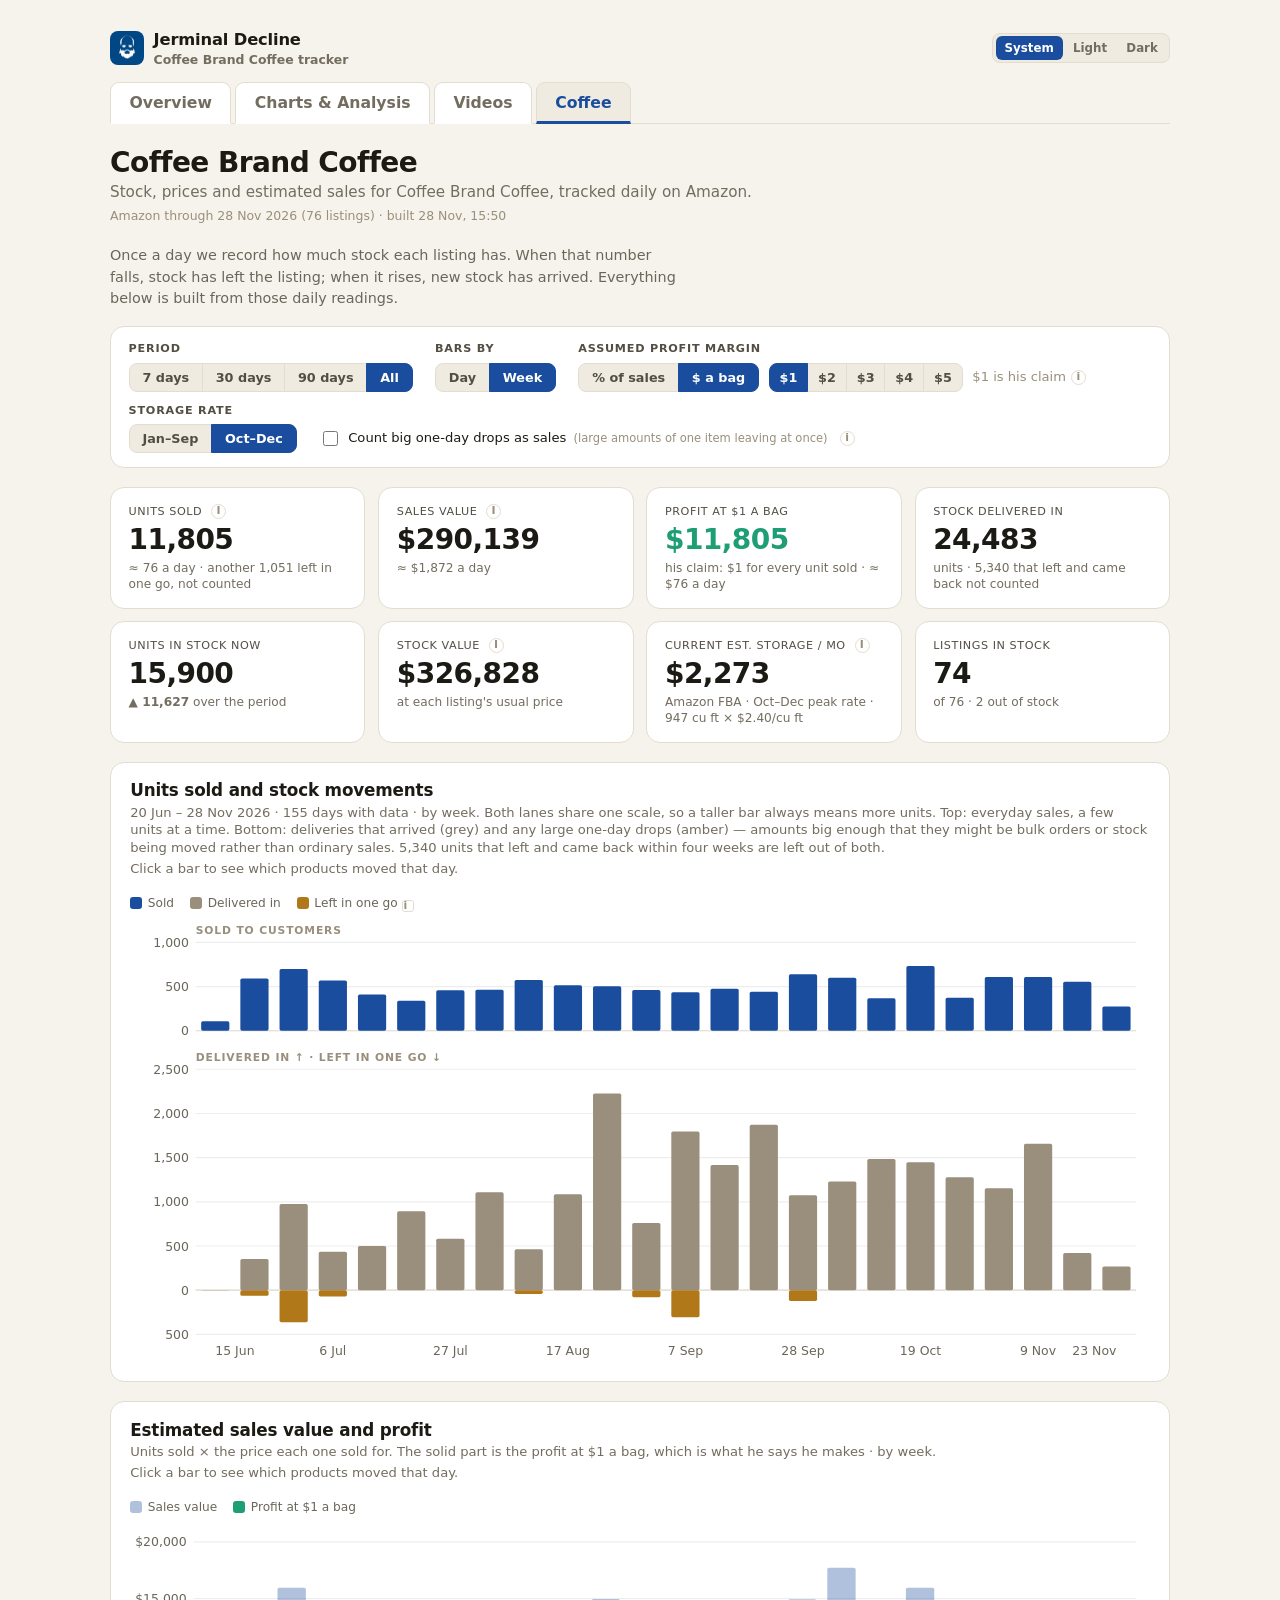
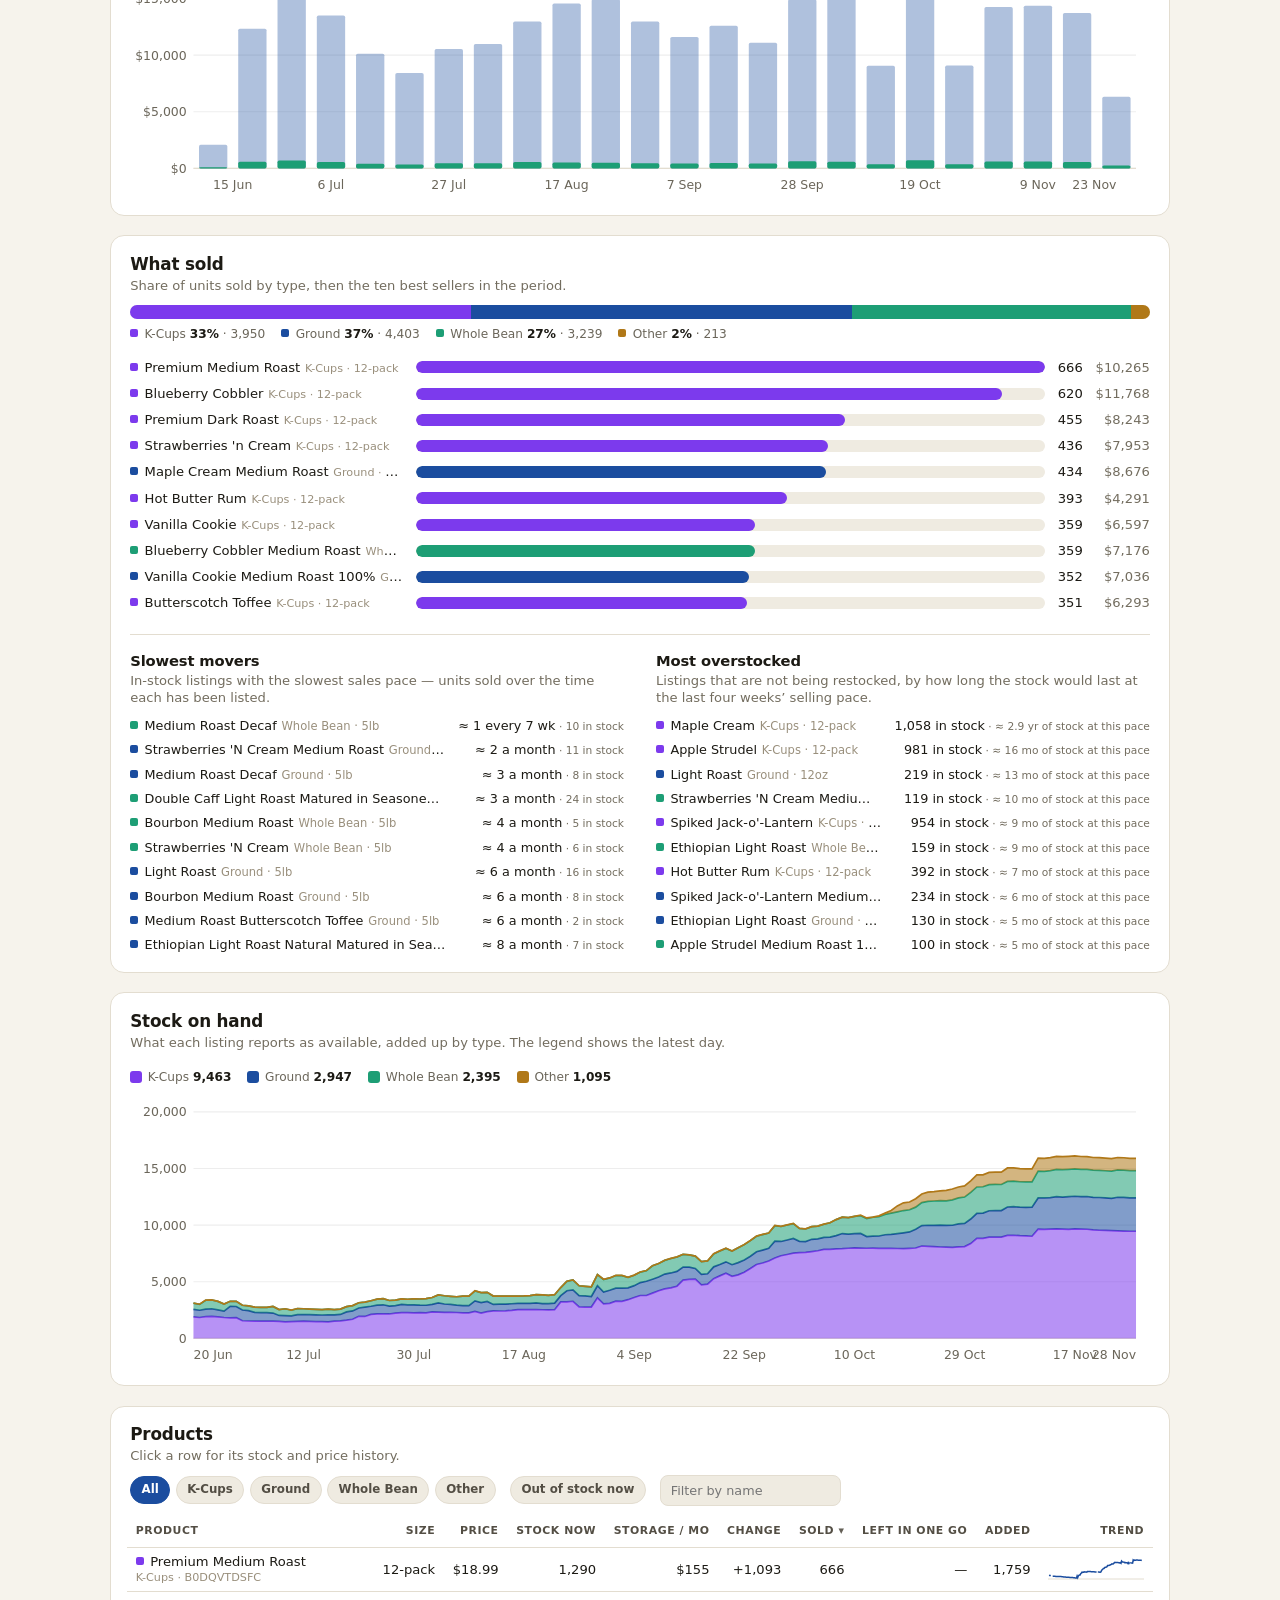
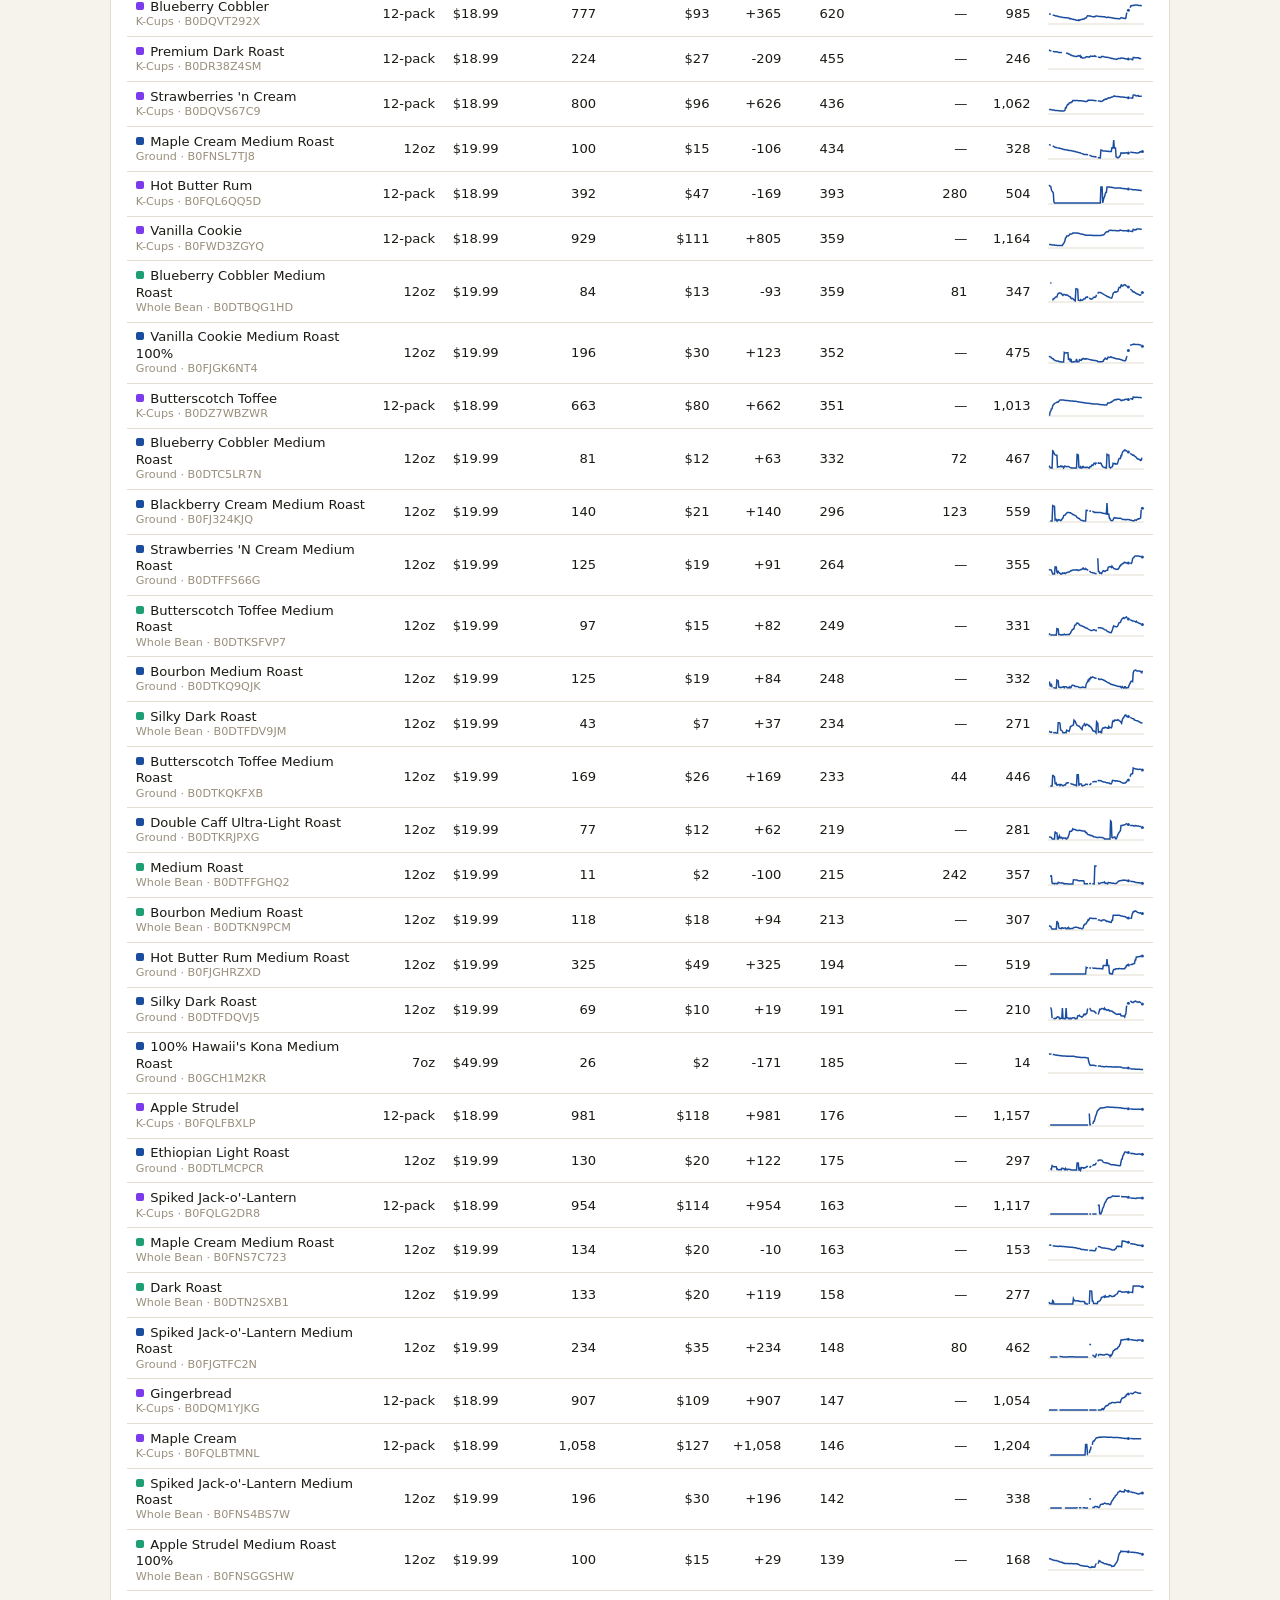
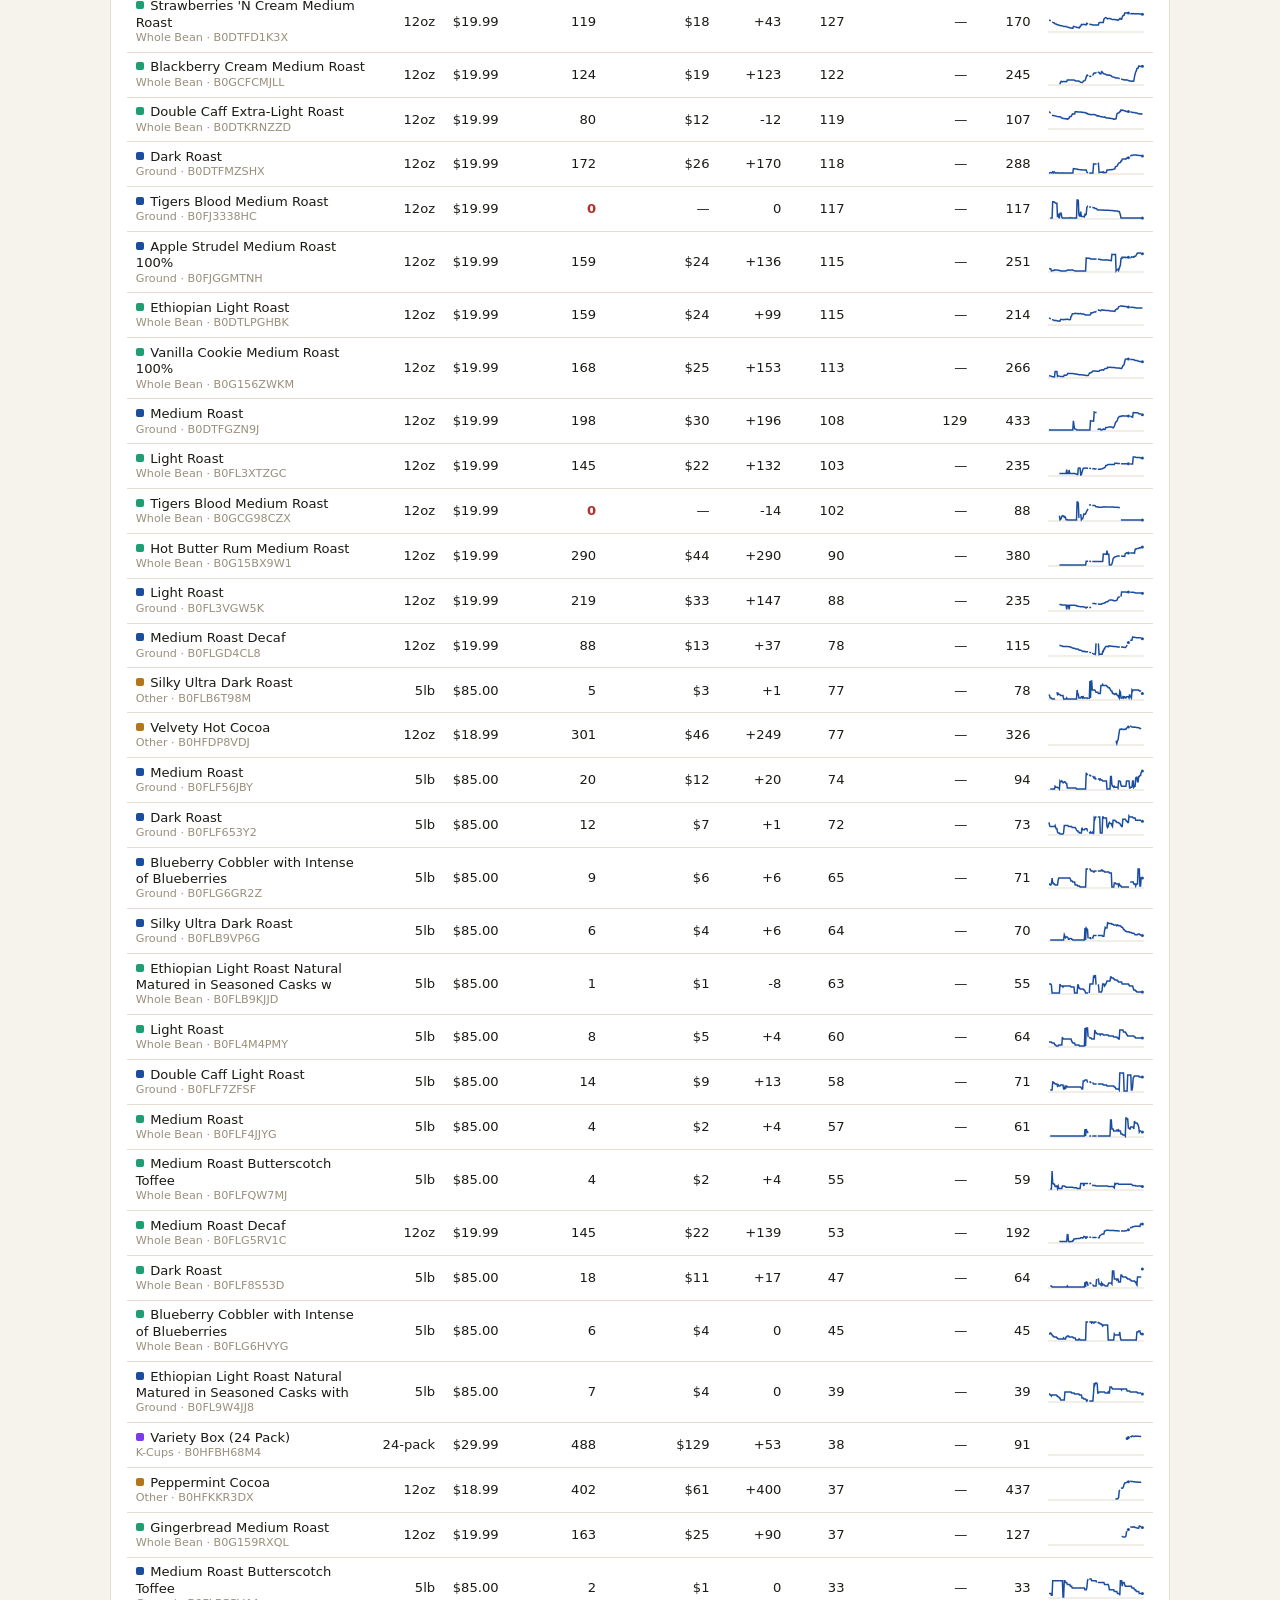
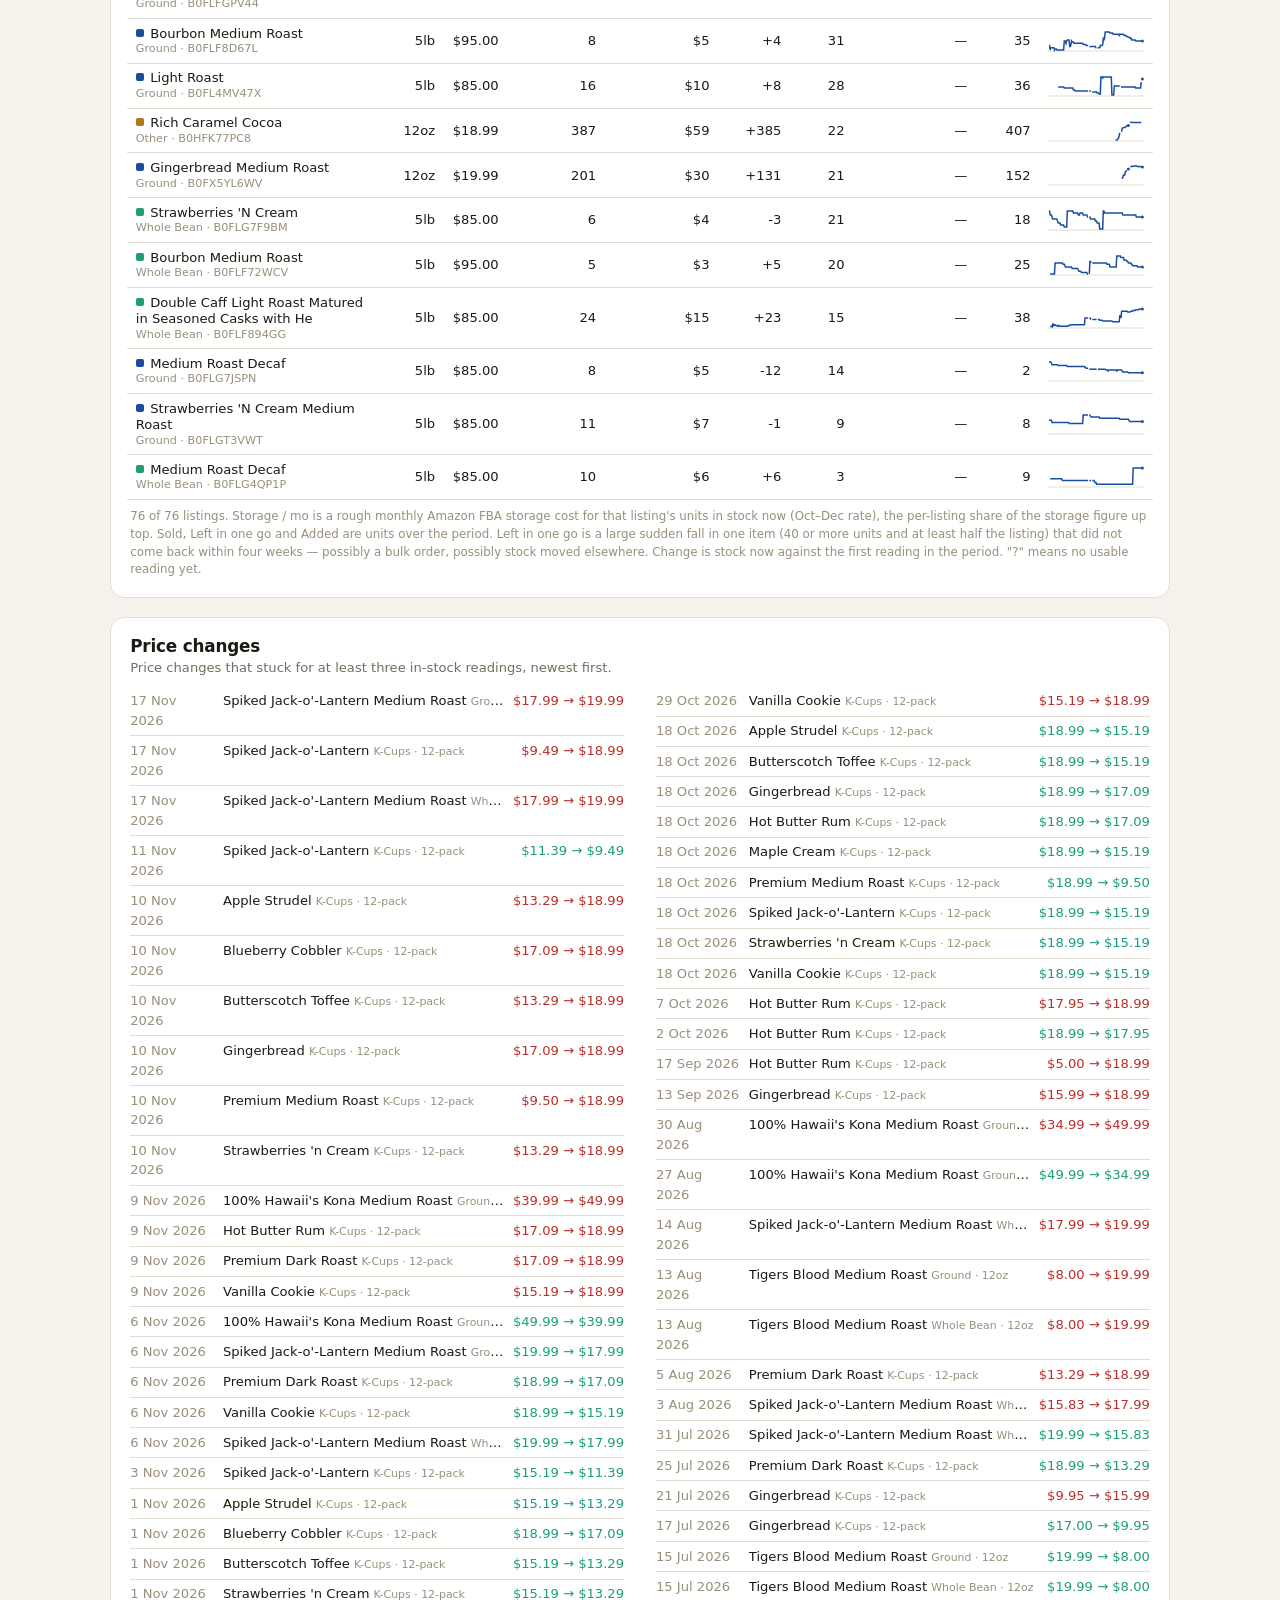
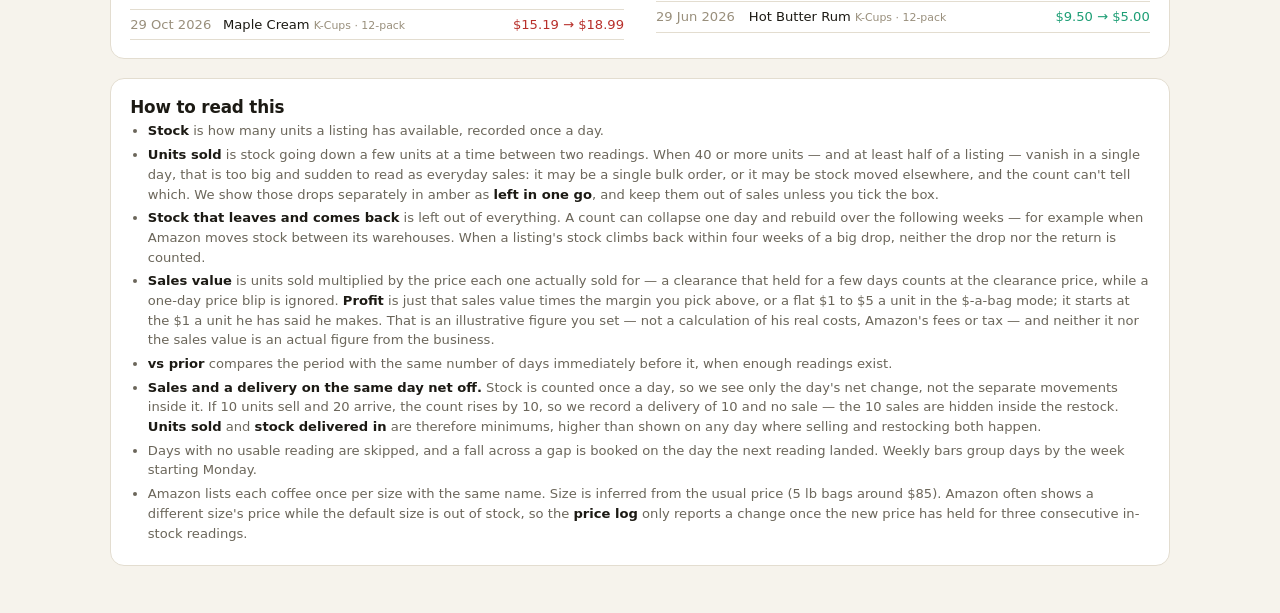
<file: public/coffee.html>
<!DOCTYPE html>
<html lang="en">
<head>
<meta charset="utf-8">
<meta name="viewport" content="width=device-width, initial-scale=1">
<title>Coffee Brand Coffee tracker · Jerminal Decline</title>
<meta name="description" content="Daily stock, prices and estimated sales for Coffee Brand Coffee on Amazon.">
<link rel="icon" href="logo.png" type="image/png">
<script>
// Theme, applied before paint. Same key as the main site so the choice carries over.
(function(){ var k='jd-theme', c=null; try{ c=localStorage.getItem(k); }catch(e){}
  if (c==='light'||c==='dark') document.documentElement.setAttribute('data-theme', c); })();
</script>
<style>
:root{ color-scheme:light dark;
  --brand:#6aa3ff;--bg:#0d1220;--surface:#161c2e;--surface-2:#1d2538;--border:#29314a;
  --text:#ede8d8;--text-muted:#9aa0b3;--text-dim:#6c728a;--accent:var(--brand);--accent-fill:#2a5cbf;
  --up:#4dd0a0;--down:#ff6b66;--label:#b9c0d0;--subtext:#8b93a8;
  --accent-2:#e0a458;--accent-2-bg:rgba(224,164,88,0.14);--accent-2-text:#e0a458;
  --f-kcups:#c084fc;--f-ground:#6aa3ff;--f-wb:#4dd0a0;--f-other:#e0a458;
  --grid:rgba(255,255,255,0.07);--tip-bg:#0b0f1a }
@media (prefers-color-scheme: light){ :root:not([data-theme="dark"]):not([data-theme="light"]){
  --brand:#1b4d9f;--bg:#f6f3ec;--surface:#ffffff;--surface-2:#efebe1;--border:#e3ddd0;--accent-fill:#1b4d9f;
  --text:#1c1a14;--text-muted:#6b665a;--text-dim:#998f7c;--accent:var(--brand);
  --up:#1d9e75;--down:#b8302b;--label:#534e44;--subtext:#736d5f;
  --accent-2:#b07818;--accent-2-bg:rgba(176,120,24,0.12);--accent-2-text:#8a5c0e;
  --f-kcups:#7c3aed;--f-ground:#1b4d9f;--f-wb:#1d9e75;--f-other:#b07818;
  --grid:rgba(0,0,0,0.07);--tip-bg:#1c1a14 } }
:root[data-theme="light"]{ color-scheme:light;
  --brand:#1b4d9f;--bg:#f6f3ec;--surface:#ffffff;--surface-2:#efebe1;--border:#e3ddd0;--accent-fill:#1b4d9f;
  --text:#1c1a14;--text-muted:#6b665a;--text-dim:#998f7c;--accent:var(--brand);
  --up:#1d9e75;--down:#b8302b;--label:#534e44;--subtext:#736d5f;
  --accent-2:#b07818;--accent-2-bg:rgba(176,120,24,0.12);--accent-2-text:#8a5c0e;
  --f-kcups:#7c3aed;--f-ground:#1b4d9f;--f-wb:#1d9e75;--f-other:#b07818;
  --grid:rgba(0,0,0,0.07);--tip-bg:#1c1a14 }
:root[data-theme="dark"]{ color-scheme:dark }

*{box-sizing:border-box}
body{background:var(--bg);color:var(--text);font-family:system-ui,-apple-system,"Segoe UI",sans-serif;margin:0;padding:28px;line-height:1.5}
.wrap{max-width:1060px;margin:0 auto}
a{color:var(--accent)}
.util-bar{display:flex;justify-content:space-between;align-items:center;gap:1rem;margin-bottom:0.9rem;flex-wrap:wrap}
.util-brand{display:flex;align-items:center;gap:0.6rem;text-decoration:none;color:inherit}
.brand-logo{width:34px;height:34px;flex:0 0 34px;border-radius:8px;object-fit:cover}
.util-brand-name{font-size:1.02rem;font-weight:800;letter-spacing:-0.01em;line-height:1.15}
.util-brand-tagline{font-size:0.78rem;font-weight:600;color:var(--subtext);line-height:1.2;margin-top:0.05rem}
.util-cluster{display:flex;align-items:center;gap:0.5rem;margin-left:auto}
.back{font-size:0.8rem;font-weight:700;text-decoration:none;color:var(--subtext);padding:0.35rem 0.6rem;border:1px solid var(--border);border-radius:8px;background:var(--surface-2)}
.back:hover{color:var(--text)}
.theme-seg{display:inline-flex;background:var(--surface-2);border:1px solid var(--border);border-radius:8px;padding:0.15rem;gap:0.1rem}
.theme-seg-btn{display:inline-flex;align-items:center;gap:0.32rem;appearance:none;background:transparent;border:none;color:var(--subtext);font-family:inherit;font-size:0.74rem;font-weight:700;padding:0.3rem 0.55rem;border-radius:6px;cursor:pointer}
.theme-seg-btn.active{background:var(--accent-fill);color:#fff}
.theme-seg-btn:hover{color:var(--text)}
.theme-seg-btn.active:hover{color:#fff}
/* Section tabs, copied from the main site so this page reads as its fourth tab.
   The other three are links back to the main page; Coffee is the selected one. */
.ds-tabs{display:flex;gap:0.25rem;border-bottom:1px solid var(--border);margin:0 0 1.4rem}
.ds-tab{appearance:none;display:inline-block;background:var(--surface);border:1px solid var(--border);border-bottom:2px solid transparent;color:var(--subtext);font-family:inherit;font-size:0.98rem;font-weight:700;line-height:normal;padding:0.6rem 1.15rem;cursor:pointer;margin-bottom:-1px;border-radius:9px 9px 0 0;text-decoration:none;transition:background .14s,color .14s}
.ds-tab:hover{color:var(--text);background:var(--surface-2)}
.ds-tab:focus-visible{outline:none;box-shadow:0 0 0 3px rgba(106,163,255,0.28)}
.ds-tab[aria-selected="true"]{color:var(--accent);background:var(--surface-2);border-bottom-color:var(--accent);border-bottom-width:3px;cursor:default}
@media (max-width:680px){.ds-tabs{gap:0.2rem}.ds-tab{font-size:0.9rem;padding:0.55rem 0.7rem}}

h1{font-size:1.75rem;font-weight:900;letter-spacing:-0.02em;margin:0 0 0.15rem;line-height:1.15;text-wrap:balance}
.sub{color:var(--subtext);margin:0 0 0.2rem;font-size:0.95rem}
.fresh{font-size:0.78rem;color:var(--text-dim);margin:0 0 1.2rem}

.controls{display:flex;flex-wrap:wrap;gap:0.7rem 1.4rem;align-items:flex-end;background:var(--surface);border:1px solid var(--border);border-radius:14px;padding:0.9rem 1.1rem;margin-bottom:1.2rem}
.ctl{display:flex;flex-direction:column;gap:0.3rem}
.ctl-label{font-size:0.7rem;font-weight:800;text-transform:uppercase;letter-spacing:0.07em;color:var(--label)}
.seg{display:inline-flex}
.seg button{appearance:none;white-space:nowrap;background:var(--surface-2);border:1px solid var(--border);color:var(--label);font-family:inherit;font-size:0.8rem;font-weight:700;padding:0.36rem 0.8rem;cursor:pointer;margin-left:-1px;border-radius:0}
.seg button:first-child{border-radius:8px 0 0 8px;margin-left:0}
.seg button:last-child{border-radius:0 8px 8px 0}
.seg button[aria-pressed="true"]{background:var(--accent-fill);border-color:var(--accent-fill);color:#fff;position:relative;z-index:1}
.seg button:hover{color:var(--text)}
.seg button[aria-pressed="true"]:hover{color:#fff}
.margin{display:flex;flex-wrap:wrap;align-items:center;gap:0.5rem 0.6rem}
.margin input[type=range]{width:160px;accent-color:var(--accent-fill)}
.margin input[type=number]{width:4.2rem;font:inherit;font-weight:700;padding:0.28rem 0.4rem;border:1px solid var(--border);border-radius:8px;background:var(--surface-2);color:var(--text);text-align:right}
.margin-pct{display:inline-flex;align-items:center;gap:0.6rem}
.margin-claim{display:inline-flex;align-items:center;font-size:0.82rem;color:var(--text-dim)}
.margin-bag{display:inline-flex;flex-wrap:wrap;align-items:center;gap:0.5rem 0.6rem}
.seg.tight button{padding:0.36rem 0.62rem;font-variant-numeric:tabular-nums}
.margin-pct[hidden],.margin-bag[hidden]{display:none}
.check{display:flex;align-items:center;gap:0.45rem;font-size:0.82rem;color:var(--text);padding-bottom:0.25rem}
.check input{accent-color:var(--accent-fill);width:15px;height:15px}
.check small{color:var(--text-dim);font-size:0.72rem}
.info{display:inline-flex;align-items:center;justify-content:center;width:15px;height:15px;border-radius:50%;font-size:0.68rem;font-weight:700;color:var(--text-dim);border:1px solid var(--border);cursor:help;line-height:1;margin-left:0.3rem;vertical-align:1px;font-style:normal}
.intro{font-size:0.9rem;color:var(--text-muted);margin:0 0 1rem;max-width:62ch;line-height:1.5}

.kpis{display:grid;grid-template-columns:repeat(2,1fr);gap:0.8rem;margin-bottom:1.2rem}
@media (min-width:760px){.kpis{grid-template-columns:repeat(4,1fr)}}
.kpi{background:var(--surface);border:1px solid var(--border);border-radius:14px;padding:0.95rem 1.1rem}
.kpi-label{font-size:0.7rem;text-transform:uppercase;letter-spacing:0.05em;color:var(--label);margin-bottom:0.35rem}
.kpi-num{font-size:1.75rem;font-weight:800;letter-spacing:-0.02em;line-height:1;font-variant-numeric:tabular-nums}
.kpi-sub{font-size:0.76rem;color:var(--subtext);margin-top:0.35rem;line-height:1.35}
.kpi-num.net{color:var(--up)}
.dl{font-weight:800;white-space:nowrap}
.dl.up{color:var(--up)} .dl.down{color:var(--down)} .dl.flat{color:var(--text-dim)}

.panel{background:var(--surface);border:1px solid var(--border);border-radius:14px;padding:1.1rem 1.2rem;margin-bottom:1.2rem}
.panel-head{display:flex;justify-content:space-between;align-items:flex-start;gap:1rem;flex-wrap:wrap;margin-bottom:0.6rem}
.panel-title{font-size:1.05rem;font-weight:800;letter-spacing:-0.01em;line-height:1.2}
.panel-sub{font-size:0.82rem;color:var(--subtext);margin-top:0.2rem;line-height:1.35}
.legend{display:flex;flex-wrap:wrap;gap:0.3rem 1rem;font-size:0.76rem;color:var(--text-muted);align-items:center}
.legend i{display:inline-block;width:12px;height:12px;border-radius:3px;margin-right:0.35rem;vertical-align:-2px}
.legend b{color:var(--text);font-weight:700}
.chart{width:100%;height:auto;display:block}
.chart text{font-family:inherit;font-size:11px;fill:var(--text-muted)}
.chart .lane{font-size:9.5px;font-weight:800;letter-spacing:0.08em;fill:var(--text-dim)}
.chart .grid{stroke:var(--grid);stroke-width:1}
.chart .axis{stroke:var(--border);stroke-width:1}
.chart .hit{fill:transparent}
.chart .hit:hover{fill:var(--grid)}
.two{display:grid;grid-template-columns:1fr 1fr;gap:1rem}
@media (max-width:720px){.two{grid-template-columns:1fr}}

.share{display:flex;height:14px;border-radius:7px;overflow:hidden;margin:0.3rem 0 0.4rem;background:var(--surface-2)}
.share i{display:block;height:100%}
.share-legend{display:flex;flex-wrap:wrap;gap:0.3rem 1rem;font-size:0.76rem;color:var(--text-muted);margin-bottom:0.9rem}
.share-legend b{color:var(--text)}
.top{display:grid;grid-template-columns:minmax(150px,1.3fr) 3fr auto auto;gap:0.4rem 0.8rem;align-items:center;font-size:0.82rem}
.top-row{display:contents;cursor:pointer}
.top-name{overflow:hidden;text-overflow:ellipsis;white-space:nowrap}
.top-name small{color:var(--text-dim);font-size:0.7rem;margin-left:0.3rem}
.top-row:hover .top-name{color:var(--accent)}
.top-bar{height:12px;background:var(--surface-2);border-radius:6px;overflow:hidden}
.top-bar i{display:block;height:100%;border-radius:6px}
.top-units,.top-gross{font-variant-numeric:tabular-nums;text-align:right;white-space:nowrap}
.top-gross{color:var(--subtext)}
@media (max-width:560px){.top{grid-template-columns:minmax(110px,1fr) 2fr auto}.top-gross{display:none}.top-name{white-space:normal;line-height:1.2}}
.lowgrid{display:grid;grid-template-columns:1fr 1fr;gap:1.1rem 2rem;margin-top:1.3rem;padding-top:1.1rem;border-top:1px solid var(--border)}
@media (max-width:720px){.lowgrid{grid-template-columns:1fr;gap:1.4rem}}
.lowhead{font-size:0.92rem;font-weight:800;letter-spacing:-0.01em;line-height:1.2}
.lowgrid .panel-sub{margin-top:0.1rem;margin-bottom:0.55rem}
.lowlist{display:grid;grid-template-columns:minmax(0,1fr) auto;gap:0.32rem 0.8rem;align-items:baseline;font-size:0.8rem}
.lowrow{display:contents;cursor:pointer}
.lowrow .nm{overflow:hidden;text-overflow:ellipsis;white-space:nowrap}
.lowrow .nm small{color:var(--text-dim);font-size:0.72rem;margin-left:0.3rem}
.lowrow:hover .nm{color:var(--accent)}
.lowrow .v{text-align:right;font-variant-numeric:tabular-nums;white-space:nowrap}
.lowrow .v small{color:var(--subtext);font-variant-numeric:normal}
.lowempty{color:var(--text-dim);font-size:0.8rem}

.filters{display:flex;flex-wrap:wrap;gap:0.5rem 0.9rem;align-items:center;margin:0.1rem 0 0.7rem}
.chips{display:flex;flex-wrap:wrap;gap:0.35rem}
.chips button{appearance:none;background:var(--surface-2);border:1px solid var(--border);color:var(--label);font:inherit;font-size:0.74rem;font-weight:700;padding:0.25rem 0.65rem;border-radius:999px;cursor:pointer}
.chips button:hover{color:var(--text)}
.chips button[aria-pressed="true"]{background:var(--accent-fill);border-color:var(--accent-fill);color:#fff}
.filters input{font:inherit;font-size:0.8rem;padding:0.3rem 0.6rem;border:1px solid var(--border);border-radius:8px;background:var(--surface-2);color:var(--text);min-width:180px}
.tbl-wrap{overflow-x:auto;margin:0 -0.2rem}
table{border-collapse:collapse;width:100%;font-size:0.82rem;min-width:840px}
th,td{padding:0.42rem 0.55rem;text-align:right;border-bottom:1px solid var(--border);white-space:nowrap;font-variant-numeric:tabular-nums}
th{font-size:0.68rem;text-transform:uppercase;letter-spacing:0.05em;color:var(--label);font-weight:800;position:sticky;top:0;background:var(--surface);z-index:2}
th button{appearance:none;background:none;border:none;font:inherit;color:inherit;cursor:pointer;padding:0;text-transform:inherit;letter-spacing:inherit}
th button[data-dir]::after{content:" \25B4";opacity:0.9}
th button[data-dir="desc"]::after{content:" \25BE"}
th:first-child,td:first-child{text-align:left;position:sticky;left:0;background:var(--surface);z-index:1}
th:first-child{z-index:3}
td.name{max-width:250px;white-space:normal;line-height:1.25}
td.name small{display:block;color:var(--text-dim);font-size:0.7rem}
tr.row{cursor:pointer}
tr.row:hover td{background:var(--surface-2)}
tr.row.sel td{background:linear-gradient(var(--accent-2-bg),var(--accent-2-bg)),var(--surface)}
.fam{display:inline-block;width:8px;height:8px;border-radius:2px;margin-right:0.4rem;vertical-align:1px}
.oos{color:var(--down);font-weight:700}
.cap{color:var(--text-dim)}
.spark{width:96px;height:22px;vertical-align:middle}
.spark polyline{fill:none;stroke:var(--accent);stroke-width:1.5}
.spark .base{stroke:var(--border)}
.tfoot{font-size:0.74rem;color:var(--text-dim);margin-top:0.5rem}

.detail{margin-top:1rem;padding-top:1rem;border-top:1px solid var(--border)}
.detail-head{display:flex;justify-content:space-between;gap:1rem;flex-wrap:wrap;align-items:baseline}
.detail-stats{font-size:0.8rem;color:var(--text-muted)}
.detail-stats b{color:var(--text)}
.detail-close{appearance:none;background:var(--surface-2);border:1px solid var(--border);color:var(--label);font:inherit;font-size:0.74rem;font-weight:700;padding:0.25rem 0.6rem;border-radius:8px;cursor:pointer}
/* Click a bar: the day (or week) behind it opens in its own panel below both charts, product by product. */
.chart .hit{cursor:pointer}
.chart .hit.picked{fill:var(--accent-2-bg)}
.dayview .panel-sub b{color:var(--text)}
.dayview .tbl-wrap{margin-top:0.5rem}
.dayview table{min-width:480px}

.pricelog{list-style:none;margin:0;padding:0;columns:2;column-gap:2rem;font-size:0.82rem}
@media (max-width:720px){.pricelog{columns:1}}
.pricelog li{break-inside:avoid;padding:0.3rem 0;border-bottom:1px solid var(--border);display:flex;gap:0.6rem;justify-content:space-between}
.pricelog .d{color:var(--text-dim);font-variant-numeric:tabular-nums;flex:0 0 5.2rem}
.pricelog .n{flex:1;min-width:0;overflow:hidden;text-overflow:ellipsis;white-space:nowrap}
.pricelog .n small{color:var(--text-dim)}
.pricelog .p{font-variant-numeric:tabular-nums;white-space:nowrap}
.pricelog .p.dn{color:var(--up)}
.pricelog .p.upp{color:var(--down)}
.pricelog .sale{font-size:0.66rem;font-weight:800;text-transform:uppercase;letter-spacing:0.05em;color:var(--accent-2-text);background:var(--accent-2-bg);border-radius:4px;padding:0 0.3rem;margin-left:0.3rem}

.notes{font-size:0.82rem;color:var(--text-muted)}
.notes ul{margin:0.3rem 0 0;padding-left:1.1rem}
.notes li{margin:0.25rem 0}
.notes b{color:var(--text)}
.empty{color:var(--text-dim);font-size:0.85rem;padding:1.2rem 0;text-align:center}

#tip{position:fixed;z-index:100;pointer-events:none;background:var(--tip-bg);color:#fff;font-size:0.76rem;line-height:1.35;padding:0.4rem 0.6rem;border-radius:8px;box-shadow:0 6px 18px rgba(0,0,0,0.35);max-width:260px;display:none;white-space:pre-line}
@media (max-width:560px){body{padding:16px}.margin input[type=range]{width:120px}.kpi-num{font-size:1.5rem}}
</style>
</head>
<body>
<div class="wrap">
  <div class="util-bar">
    <a class="util-brand" href="/" title="Back to Jerminal Decline">
      <img class="brand-logo" src="logo.png" alt="" width="34" height="34">
      <span>
        <span class="util-brand-name">Jerminal Decline</span>
        <span class="util-brand-tagline" style="display:block">Coffee Brand Coffee tracker</span>
      </span>
    </a>
    <div class="util-cluster">
      <div class="theme-seg" id="themeSeg" role="group" aria-label="Colour theme">
        <button type="button" class="theme-seg-btn" data-theme-choice="system">System</button>
        <button type="button" class="theme-seg-btn" data-theme-choice="light">Light</button>
        <button type="button" class="theme-seg-btn" data-theme-choice="dark">Dark</button>
      </div>
    </div>
  </div>
  <nav class="ds-tabs" role="tablist" aria-label="Sections">
    <a class="ds-tab" role="tab" href="/">Overview</a>
    <a class="ds-tab" role="tab" href="/?tab=analysis">Charts &amp; Analysis</a>
    <a class="ds-tab" role="tab" href="/?tab=videos">Videos</a>
    <span class="ds-tab" role="tab" aria-selected="true">Coffee</span>
  </nav>

  <h1>Coffee Brand Coffee</h1>
  <p class="sub">Stock, prices and estimated sales for Coffee Brand Coffee, tracked daily on Amazon.</p>
  <p class="fresh" id="fresh">Loading…</p>
  <p class="intro">Once a day we record how much stock each listing has. When that number falls, stock has left the listing; when it rises, new stock has arrived. Everything below is built from those daily readings.</p>

  <div class="controls" id="controls">
    <div class="ctl"><span class="ctl-label">Period</span>
      <div class="seg" role="group" aria-label="Period">
        <button type="button" data-per="7" aria-pressed="false">7 days</button>
        <button type="button" data-per="30" aria-pressed="false">30 days</button>
        <button type="button" data-per="90" aria-pressed="false">90 days</button>
        <button type="button" data-per="0" aria-pressed="true">All</button>
      </div></div>
    <div class="ctl"><span class="ctl-label">Bars by</span>
      <div class="seg" role="group" aria-label="Group bars by">
        <button type="button" data-group="day" aria-pressed="true">Day</button>
        <button type="button" data-group="week" aria-pressed="false">Week</button>
      </div></div>
    <div class="ctl"><span class="ctl-label">Assumed profit margin</span>
      <div class="margin">
        <div class="seg" role="group" aria-label="Margin basis">
          <button type="button" data-mb="pct" aria-pressed="false">% of sales</button>
          <button type="button" data-mb="bag" aria-pressed="true">$ a bag</button>
        </div>
        <span class="margin-pct" id="marginPct" hidden><input type="range" id="marginRange" min="0" max="100" step="1" value="15" aria-label="Margin percent">
        <input type="number" id="marginNum" min="0" max="100" step="1" value="15" aria-label="Margin percent"><span>%</span></span>
        <span class="margin-bag" id="marginBag"><span class="seg tight" role="group" aria-label="Profit per bag">
          <button type="button" data-bag="1" aria-pressed="true">$1</button><button type="button" data-bag="2" aria-pressed="false">$2</button><button type="button" data-bag="3" aria-pressed="false">$3</button><button type="button" data-bag="4" aria-pressed="false">$4</button><button type="button" data-bag="5" aria-pressed="false">$5</button>
        </span><span class="margin-claim">$1 is his claim<i class="info" data-tip="He has said he makes about a dollar a bag. In this mode every unit sold — a box of K-cups included — earns the amount you pick, whatever its price. $1 is the figure he has given; the higher amounts let you see the totals at a larger profit per bag.">i</i></span></span>
      </div></div>
    <div class="ctl"><span class="ctl-label">Storage rate</span>
      <div class="seg" role="group" aria-label="Storage season">
        <button type="button" data-store="base" aria-pressed="false">Jan–Sep</button>
        <button type="button" data-store="peak" aria-pressed="false">Oct–Dec</button>
      </div></div>
    <label class="check"><input type="checkbox" id="bulkChk"> Count big one-day drops as sales <small>(large amounts of one item leaving at once)</small><i class="info" data-tip="Now and then 40 or more units of one item — at least half of what the listing had — disappear between one day's reading and the next. A fall that large and sudden is unusual for everyday sales: it could be a single bulk order, or it could be stock being moved elsewhere (his own shop, a wholesale buyer, or another Amazon warehouse). The stock count on its own can't tell which. These drops are shown separately in amber and left out of the sales totals unless you tick the box. If the same amount returns to the listing within four weeks, it is treated as a temporary move and left out of both the drop and the delivery figures.">i</i></label>
  </div>

  <div class="kpis" id="kpis"></div>

  <div class="panel">
    <div class="panel-head">
      <div><div class="panel-title">Units sold and stock movements</div><div class="panel-sub" id="movSub"></div><div class="panel-sub">Click a bar to see which products moved that day.</div></div>
      <div class="legend"><span><i style="background:var(--brand)"></i>Sold</span><span><i style="background:var(--text-dim)"></i>Delivered in</span><span><i style="background:var(--accent-2)"></i>Left in one go<i class="info" data-tip="Now and then 40 or more units of one item — at least half of what the listing had — disappear between one day's reading and the next. A fall that large and sudden is unusual for everyday sales: it could be a single bulk order, or it could be stock being moved elsewhere (his own shop, a wholesale buyer, or another Amazon warehouse). The stock count on its own can't tell which. These drops are shown separately in amber and left out of the sales totals unless you tick the box. If the same amount returns to the listing within four weeks, it is treated as a temporary move and left out of both the drop and the delivery figures.">i</i></span></div>
    </div>
    <div id="movChart"></div>
  </div>

  <div class="panel">
    <div class="panel-head">
      <div><div class="panel-title">Estimated sales value and profit</div><div class="panel-sub" id="revSub"></div><div class="panel-sub">Click a bar to see which products moved that day.</div></div>
      <div class="legend"><span><i style="background:var(--brand);opacity:0.35"></i>Sales value</span><span><i style="background:var(--up)"></i><span id="revNetLeg">Profit</span></span></div>
    </div>
    <div id="revChart"></div>
  </div>

  <div class="panel dayview" id="dayPanel" hidden></div>

  <div class="panel">
    <div class="panel-head">
      <div><div class="panel-title">What sold</div><div class="panel-sub" id="topSub"></div></div>
    </div>
    <div id="share"></div>
    <div class="top" id="top"></div>
    <div class="lowgrid">
      <div><div class="lowhead">Slowest movers</div><div class="panel-sub" id="slowSub"></div><div class="lowlist" id="slow"></div></div>
      <div><div class="lowhead">Most overstocked</div><div class="panel-sub" id="overSub"></div><div class="lowlist" id="over"></div></div>
    </div>
  </div>

  <div class="panel">
    <div class="panel-head">
      <div><div class="panel-title">Stock on hand</div><div class="panel-sub" id="ohSub"></div></div>
      <div class="legend" id="ohLegend"></div>
    </div>
    <div id="ohChart"></div>
  </div>

  <div class="panel">
    <div class="panel-head">
      <div><div class="panel-title">Products</div><div class="panel-sub">Click a row for its stock and price history.</div></div>
    </div>
    <div class="filters">
      <div class="chips" id="famChips">
        <button type="button" data-fam="all" aria-pressed="true">All</button>
        <button type="button" data-fam="K-Cups" aria-pressed="false">K-Cups</button>
        <button type="button" data-fam="Ground" aria-pressed="false">Ground</button>
        <button type="button" data-fam="Whole Bean" aria-pressed="false">Whole Bean</button>
        <button type="button" data-fam="Other" aria-pressed="false">Other</button>
      </div>
      <div class="chips"><button type="button" id="oosChip" aria-pressed="false">Out of stock now</button></div>
      <input type="search" id="q" placeholder="Filter by name" aria-label="Filter by name">
    </div>
    <div class="tbl-wrap"><table id="tbl"><thead></thead><tbody></tbody></table></div>
    <div class="tfoot" id="tfoot"></div>
    <div class="detail" id="detail" hidden></div>
  </div>

  <div class="panel">
    <div class="panel-head">
      <div><div class="panel-title">Price changes</div><div class="panel-sub" id="plSub"></div></div>
    </div>
    <ul class="pricelog" id="pricelog"></ul>
  </div>

  <div class="panel notes">
    <div class="panel-title" style="color:var(--text)">How to read this</div>
    <ul>
      <li><b>Stock</b> is how many units a listing has available, recorded once a day.</li>
      <li><b>Units sold</b> is stock going down a few units at a time between two readings. When 40 or more units — and at least half of a listing — vanish in a single day, that is too big and sudden to read as everyday sales: it may be a single bulk order, or it may be stock moved elsewhere, and the count can't tell which. We show those drops separately in amber as <b>left in one go</b>, and keep them out of sales unless you tick the box.</li>
      <li><b>Stock that leaves and comes back</b> is left out of everything. A count can collapse one day and rebuild over the following weeks — for example when Amazon moves stock between its warehouses. When a listing's stock climbs back within four weeks of a big drop, neither the drop nor the return is counted.</li>
      <li><b>Sales value</b> is units sold multiplied by the price each one actually sold for — a clearance that held for a few days counts at the clearance price, while a one-day price blip is ignored. <b>Profit</b> is just that sales value times the margin you pick above, or a flat $1 to $5 a unit in the $-a-bag mode; it starts at the $1 a unit he has said he makes. That is an illustrative figure you set — not a calculation of his real costs, Amazon's fees or tax — and neither it nor the sales value is an actual figure from the business.</li>
      <li><b>vs prior</b> compares the period with the same number of days immediately before it, when enough readings exist.</li>
      <li><b>Sales and a delivery on the same day net off.</b> Stock is counted once a day, so we see only the day's net change, not the separate movements inside it. If 10 units sell and 20 arrive, the count rises by 10, so we record a delivery of 10 and no sale — the 10 sales are hidden inside the restock. <b>Units sold</b> and <b>stock delivered in</b> are therefore minimums, higher than shown on any day where selling and restocking both happen.</li>
      <li>Days with no usable reading are skipped, and a fall across a gap is booked on the day the next reading landed. Weekly bars group days by the week starting Monday.</li>
      <li>Amazon lists each coffee once per size with the same name. Size is inferred from the usual price (5 lb bags around $85). Amazon often shows a different size's price while the default size is out of stock, so the <b>price log</b> only reports a change once the new price has held for three consecutive in-stock readings.</li>
    </ul>
  </div>
</div>
<div id="tip" role="tooltip"></div>

<script>
(function(){
'use strict';
const MONTHS=['Jan','Feb','Mar','Apr','May','Jun','Jul','Aug','Sep','Oct','Nov','Dec'];
const FAM=[['K-Cups','var(--f-kcups)'],['Ground','var(--f-ground)'],['Whole Bean','var(--f-wb)'],['Other','var(--f-other)']];
const famColor=f=>{const m=FAM.find(x=>x[0]===f);return m?m[1]:'var(--f-other)'};
const BULK_MIN=40, BULK_SHARE=0.5, WEEK_ABOVE=45, PRICE_MIN_RUN=3;
const state={period:0,margin:15,mode:'bag',bag:1,bulk:false,store:(new Date().getMonth()>=9?'peak':'base'),day:null,daySort:{key:'sl',dir:'desc'},group:'auto',sort:{key:'sold',dir:'desc'},sel:null,fam:'all',oos:false,q:''};
let DATA=null, CH={};

const fmtU=n=>Math.round(n).toLocaleString('en-US');
const fmtM=n=>'$'+Math.round(n).toLocaleString('en-US');
const fmtP=n=>n==null?'—':'$'+n.toFixed(2);
const fmtD=d=>{const p=d.split('-');return (+p[2])+' '+MONTHS[+p[1]-1]};
const fmtDY=d=>{const p=d.split('-');return (+p[2])+' '+MONTHS[+p[1]-1]+' '+p[0]};
const esc=s=>String(s).replace(/[&<>"]/g,c=>({'&':'&amp;','<':'&lt;','>':'&gt;','"':'&quot;'}[c]));
const dayMs=864e5, toT=d=>Date.parse(d+'T00:00:00Z');
const sum=a=>a.reduce((x,y)=>x+y,0);
// Net is either a share of gross sales, or his own claim of a dollar a unit.
const netOf=(gross,units)=>state.mode==='bag'?units*state.bag:gross*state.margin/100;
const netLabel=()=>state.mode==='bag'?'at $'+state.bag+' a bag':'at '+state.margin+'%';

// Est. FBA storage cost: per-unit cubic feet by size × Amazon's published monthly storage
// rate. 12-pack / 12oz / 5lb cu ft are from the listings' stated package dimensions; 24-pack
// and 7oz are estimates. Standard-size rate: $0.78/cu ft Jan–Sep, $2.40 Oct–Dec (peak).
const CUFT={'12-pack':0.050,'12oz':0.063,'5lb':0.26,'24-pack':0.11,'7oz':0.03};
const cuftOf=s=>CUFT[s.size]!=null?CUFT[s.size]:0.06;
const STORE_RATE={base:0.78, peak:2.40};

// ---- derive per-SKU daily movements once per channel -------------------------
// A fall is treated as a sale unless it is a big one-day drop (40+ units and >= half
// the listing). A drop that size is ambiguous — could be a bulk order, could be stock
// moved elsewhere — so it is held apart from ordinary sales, not asserted either way
// (2026-11-12, Brad: don't claim these are transfers). Stock also leaves and returns
// (e.g. an Amazon inter-warehouse move): each big drop is paired with the climb-back on
// the same listing inside RETURN_DAYS and both legs are removed, so a round-trip counts
// as neither a drop nor a delivery. What never comes back is the "left in one go" figure.
const RETURN_DAYS=28;
function deriveSku(s, days, cap){
  const n=days.length, sold=new Array(n).fill(0), bulk=new Array(n).fill(0), rest=new Array(n).fill(0), ret=new Array(n).fill(0);
  let pv=null;
  for(let i=0;i<n;i++){
    const v=s.stock[i]; if(v==null) continue;
    const capped = cap!=null && v>=cap;
    if(pv!=null && !capped){
      const d=v-pv;
      if(d<0){ const drop=-d; if(drop>=BULK_MIN && drop>=BULK_SHARE*pv) bulk[i]=drop; else sold[i]=drop; }
      else if(d>0) rest[i]=d;
    }
    pv = capped ? null : v;   // never difference across a capped reading
  }
  const open=[];   // big drops still waiting for their stock to come back, oldest first
  for(let i=0;i<n;i++){
    while(open.length && toT(days[i])-toT(days[open[0].i])>RETURN_DAYS*dayMs) open.shift();
    if(rest[i]>0){
      for(const o of open){ if(!rest[i]) break; const back=Math.min(o.left,rest[i]); o.left-=back; rest[i]-=back; bulk[o.i]-=back; ret[i]+=back; }
      while(open.length && open[0].left<=0) open.shift();
    }
    if(bulk[i]>0) open.push({i,left:bulk[i]});
  }
  // a remnant too small to be a big drop is ordinary selling during the round-trip
  for(let i=0;i<n;i++) if(bulk[i]>0 && bulk[i]<BULK_MIN){ sold[i]+=bulk[i]; bulk[i]=0; }
  s.sold=sold; s.bulk=bulk; s.rest=rest; s.ret=ret;
  // Value each day's sales at the price that HELD for >= PRICE_MIN_RUN in-stock
  // readings (the same rule the price log uses), carried forward across one-day
  // buy-box flaps and gaps: a clearance lasting a few days is valued at the
  // clearance price, a one-day flap is not. Before any held price appears, the
  // usual (modal) price stands in.
  const eff=new Array(n).fill(null), valid=[];
  for(let i=0;i<n;i++) if(s.prices[i]!=null && s.stock[i]>0) valid.push({i,p:s.prices[i]});
  const runLen=new Array(valid.length).fill(1);
  for(let start=0,k=1;k<=valid.length;k++) if(k===valid.length || Math.abs(valid[k].p-valid[k-1].p)>=0.005){ for(let m=start;m<k;m++) runLen[m]=k-start; start=k; }
  let held=(s.price!=null?s.price:null), vk=0;
  for(let i=0;i<n;i++){ if(vk<valid.length && valid[vk].i===i){ if(runLen[vk]>=PRICE_MIN_RUN) held=valid[vk].p; vk++; } eff[i]=held; }
  s.effPrice=eff;
  s.last=lastKnown(s.stock);
  s.lastCapped = cap!=null && s.last!=null && s.last>=cap;
}
function lastKnown(a){ for(let i=a.length-1;i>=0;i--) if(a[i]!=null) return a[i]; return null; }
function firstKnownFrom(a,i0){ for(let i=i0;i<a.length;i++) if(a[i]!=null) return a[i]; return null; }
function lastKnownBefore(a,i0){ for(let i=i0;i>=0;i--) if(a[i]!=null) return a[i]; return null; }

function prepChannel(name){
  const c=DATA[name]; if(!c) return null;
  const skus=c.skus.map(s=>Object.assign({channel:name},s));
  skus.forEach(s=>deriveSku(s,c.days,c.cap));
  return {days:c.days, skus, cap:c.cap};
}
function cur(){ return CH.amazon; }
// Amazon reports a true unit count, so nothing is ever capped.
function capOf(){ return null; }

// ---- windows -------------------------------------------------------------------
function windowFor(c){
  const n=c.days.length; if(!state.period) return [0,n-1];
  const cutoff=toT(c.days[n-1])-(state.period-1)*dayMs;
  let i0=0; while(i0<n-1 && toT(c.days[i0])<cutoff) i0++;
  return [i0,n-1];
}
// the same number of days immediately before the window; null when too thin to compare
function prevWindow(c,i0){
  if(!state.period||i0===0) return null;
  const end=toT(c.days[i0])-dayMs, start=end-(state.period-1)*dayMs;
  let a=-1,b=-1; for(let i=0;i<i0;i++){ const t=toT(c.days[i]); if(t>=start&&t<=end){ if(a<0)a=i; b=i; } }
  if(a<0 || b-a+1 < state.period*0.5) return null;
  return [a,b];
}

// ---- aggregate a window --------------------------------------------------------
function aggregate(c,[i0,i1]){
  const days=c.days.slice(i0,i1+1), n=days.length;
  const sold=new Array(n).fill(0), bulk=new Array(n).fill(0), rest=new Array(n).fill(0), gross=new Array(n).fill(0), grossBulk=new Array(n).fill(0);
  const byFam={}, famSold={}; FAM.forEach(f=>{byFam[f[0]]=new Array(n).fill(0); famSold[f[0]]=0;});
  let onHand=0,onHandVal=0,onHandCuft=0,capped=0,inStock=0,oos=0,unknown=0,retU=0,ohDelta=0;
  const rows=[];
  for(const s of c.skus){
    const p=s.price||0; let sl=0,bk=0,rs=0,oo=0,rg=0;
    for(let i=0;i<n;i++){ const j=i0+i, ep=(s.effPrice&&s.effPrice[j]!=null)?s.effPrice[j]:p;
      sold[i]+=s.sold[j]; bulk[i]+=s.bulk[j]; rest[i]+=s.rest[j]; retU+=s.ret[j]; gross[i]+=s.sold[j]*ep; grossBulk[i]+=s.bulk[j]*ep;
      sl+=s.sold[j]; bk+=s.bulk[j]; rs+=s.rest[j]; rg+=(s.sold[j]+(state.bulk?s.bulk[j]:0))*ep; if(s.stock[j]===0) oo++;
      const v = s.stock[j]!=null ? s.stock[j] : lastKnownBefore(s.stock,j); if(v!=null) byFam[s.family][i]+=v; }
    famSold[s.family]+=sl+(state.bulk?bk:0);
    const first=firstKnownFrom(s.stock,i0), cap=capOf(s);
    if(first!=null&&s.last!=null&&!(cap!=null&&(first>=cap||s.last>=cap))) ohDelta+=s.last-first;
    rows.push({s, name:s.name+(s.variant?' · '+s.variant:''), fam:s.family, size:s.size, price:s.price, channel:s.channel,
      stock:s.last, capped:cap!=null&&s.last!=null&&s.last>=cap, delta:(first!=null&&s.last!=null)?s.last-first:null,
      sold:sl+(state.bulk?bk:0), bulk:bk, rest:rs, oos:oo, gross:rg, series:s.stock.slice(i0,i1+1)});
    if(s.last==null){unknown++;continue;}
    if(s.last>0) inStock++; else oos++;
    onHand+=s.last; onHandVal+=s.last*p; onHandCuft+=s.last*cuftOf(s); if(s.lastCapped) capped++;
  }
  return {days,i0,i1,sold,bulk,rest,gross,grossBulk,byFam,famSold,rows,onHand,onHandVal,onHandCuft,capped,inStock,oos,unknown,retU,ohDelta,
    soldU:sum(sold),bulkU:sum(bulk),restU:sum(rest),grossU:sum(gross),grossBulkU:sum(grossBulk),
    units:sum(sold)+(state.bulk?sum(bulk):0), grossAll:sum(gross)+(state.bulk?sum(grossBulk):0)};
}

// ---- day / week grouping for the time charts -----------------------------------
function weekStart(d){ const t=new Date(toT(d)); const dow=(t.getUTCDay()+6)%7; t.setUTCDate(t.getUTCDate()-dow); return t.toISOString().slice(0,10); }
function effGroup(A){ return state.group==='auto' ? (A.days.length>WEEK_ABOVE?'week':'day') : state.group; }
function series(A){
  if(effGroup(A)!=='week') return A;
  const keys=[], m=new Map();
  A.days.forEach((d,i)=>{ const k=weekStart(d); if(!m.has(k)){ m.set(k,{n:0,sold:0,bulk:0,rest:0,gross:0,grossBulk:0}); keys.push(k);} const g=m.get(k); g.n++; g.sold+=A.sold[i]; g.bulk+=A.bulk[i]; g.rest+=A.rest[i]; g.gross+=A.gross[i]; g.grossBulk+=A.grossBulk[i]; });
  const pick=k=>keys.map(x=>m.get(x)[k]);
  return {weekly:true, days:keys, counts:pick('n'), sold:pick('sold'), bulk:pick('bulk'), rest:pick('rest'), gross:pick('gross'), grossBulk:pick('grossBulk')};
}
const when=(S,i)=> S.weekly ? `Week of ${fmtDY(S.days[i])} (${S.counts[i]} day${S.counts[i]===1?'':'s'} with data)` : fmtDY(S.days[i]);
const picked=(S,i)=> state.day&&state.day.key===S.days[i] ? ' picked' : '';

// ---- SVG helpers ---------------------------------------------------------------
function niceMax(v){ if(v<=0) return 1; const p=Math.pow(10,Math.floor(Math.log10(v))); const m=v/p; const s=[1,1.2,1.5,2,2.5,3,4,5,6,8,10].find(x=>m<=x); return s*p; }
function ticks(max,k){ const o=[]; for(let i=0;i<=k;i++) o.push(max*i/k); return o; }
function xLabels(days, x, W, y){ const n=days.length, every=Math.max(1,Math.ceil(n/(W<480?4:W<700?6:9)));
  const idx=[]; for(let i=0;i<n;i+=every) idx.push(i);
  if(idx[idx.length-1]!==n-1){ if(x(n-1)-x(idx[idx.length-1]) < 52) idx[idx.length-1]=n-1; else idx.push(n-1); }
  return idx.map(i=>`<text x="${x(i).toFixed(1)}" y="${y}" text-anchor="${i===n-1?'end':i===0?'start':'middle'}">${fmtD(days[i])}</text>`).join(''); }
function frame(W,H){ return `<svg class="chart" viewBox="0 0 ${W} ${H}" role="img">`; }
// A 900-unit viewBox scaled onto a 330px phone shrinks 11px text to 4px. Measure
// the container and draw at that width instead; re-rendered on resize.
function cw(id,max){ const el=document.getElementById(id); const w=el?el.clientWidth:0; return Math.round(Math.max(300,Math.min(max,w||max))); }
// Pick a tick count whose steps are round numbers: 250 in five steps of 50, not four of 62.5.
function kFor(M,want){ if(!(M>0)||want<2) return want; const e=Math.floor(Math.log10(M)); if(e<1) return want; const unit=Math.pow(10,e-1);
  for(const k of [want,want+1,want-1,want+2,want-2]){ if(k<2) continue; const st=M/k/unit; if(Math.abs(st-Math.round(st))<1e-9) return k; } return want; }
function hgrid(M,k,pl,W,pr,y0,sc,f){ k=kFor(M,k); let g=''; for(const t of ticks(M,k)){ const y=y0-t*sc; g+=`<line class="grid" x1="${pl}" x2="${W-pr}" y1="${y.toFixed(1)}" y2="${y.toFixed(1)}"/><text x="${pl-6}" y="${(y+4).toFixed(1)}" text-anchor="end">${f(t)}</text>`; } return g; }

// Two lanes on one x-axis, drawn at one shared scale (see below). Top: everyday
// sales, a few units at a time. Bottom: deliveries up, and big one-day drops down
// (large sudden falls that may be bulk orders or stock being moved — not asserted).
function movementsChart(S){
  const n=S.days.length; if(!n) return '<div class="empty">No readings in this period.</div>';
  const W=cw('movChart',900), narrow=W<600, pl=narrow?48:58, pr=12, pt=18, pb=26, gap=34, inc=state.bulk;
  const top=S.sold.map((v,i)=>v+(inc?S.bulk[i]:0)), anyOut=!inc&&S.bulk.some(v=>v>0);
  // Both lanes are drawn at ONE shared scale (the same pixels per unit), so equal
  // bar heights mean equal units: sales can no longer look bigger than deliveries
  // when they aren't (2026-11-12, Brad — the old split scales inverted that). Each
  // lane is only as tall as its own data needs and every lane uses the same
  // gridline step, so the taller lane is plainly the bigger flow.
  const rawT=Math.max(...top,1), rawU=Math.max(...S.rest,1), rawD=anyOut?Math.max(...S.bulk,1):0;
  const nm=niceMax(Math.max(rawT,rawU,rawD)), kw=narrow?3:4, step=nm/kFor(nm,kw);
  const ceilS=v=>v>0?Math.ceil(v/step-1e-9)*step:0;
  const Mtop=ceilS(rawT), Mup=ceilS(rawU), Mdn=ceilS(rawD), Mbig=Math.max(Mtop,Mup,Mdn);
  const Htall=narrow?150:195, sc=Htall/Mbig, h1=Mtop*sc, upH=Mup*sc, dnH=Mdn*sc;
  const y1=pt+h1, y2=pt+h1+gap+upH, H=y2+dnH+pb;
  const xs=(W-pl-pr)/n, bw=Math.max(2,xs*0.72), x=i=>pl+i*xs+xs/2;
  const gl=(bl,maxV,dir)=>{ let s=''; for(let t=0;t<=maxV+1e-6;t+=step){ if(dir<0&&t===0) continue; const y=bl-dir*t*sc; s+=`<line class="grid" x1="${pl}" x2="${W-pr}" y1="${y.toFixed(1)}" y2="${y.toFixed(1)}"/><text x="${pl-6}" y="${(y+4).toFixed(1)}" text-anchor="end">${fmtU(t)}</text>`; } return s; };
  let g=`<text class="lane" x="${pl}" y="${pt-7}">SOLD TO CUSTOMERS</text><text class="lane" x="${pl}" y="${y1+gap-7}">${anyOut?'DELIVERED IN ↑ · LEFT IN ONE GO ↓':'DELIVERED IN'}</text>`;
  g+=gl(y1,Mtop,1)+gl(y2,Mup,1)+(anyOut?gl(y2,Mdn,-1):'');
  let bars='';
  for(let i=0;i<n;i++){
    const xl=(x(i)-bw/2).toFixed(1), w=bw.toFixed(1);
    if(S.sold[i]>0) bars+=`<rect x="${xl}" y="${(y1-S.sold[i]*sc).toFixed(1)}" width="${w}" height="${(S.sold[i]*sc).toFixed(1)}" rx="1.5" fill="var(--brand)"/>`;
    if(inc&&S.bulk[i]>0) bars+=`<rect x="${xl}" y="${(y1-top[i]*sc).toFixed(1)}" width="${w}" height="${(S.bulk[i]*sc).toFixed(1)}" rx="1.5" fill="var(--accent-2)"/>`;
    if(S.rest[i]>0) bars+=`<rect x="${xl}" y="${(y2-S.rest[i]*sc).toFixed(1)}" width="${w}" height="${(S.rest[i]*sc).toFixed(1)}" rx="1.5" fill="var(--text-dim)"/>`;
    if(anyOut&&S.bulk[i]>0) bars+=`<rect x="${xl}" y="${y2.toFixed(1)}" width="${w}" height="${(S.bulk[i]*sc).toFixed(1)}" rx="1.5" fill="var(--accent-2)"/>`;
    const tip=`${when(S,i)}\nSold: ${fmtU(S.sold[i])} units${inc&&S.bulk[i]?` (includes ${fmtU(S.bulk[i])} that left in one go)`:''}\nDelivered in: ${fmtU(S.rest[i])}${!inc&&S.bulk[i]?`\nLeft in one go: ${fmtU(S.bulk[i])}`:''}`;
    bars+=`<rect class="hit${picked(S,i)}" data-key="${S.days[i]}" x="${(pl+i*xs).toFixed(1)}" y="${pt}" width="${xs.toFixed(1)}" height="${H-pt-pb}" data-tip="${esc(tip)}"/>`;
  }
  return frame(W,H)+g+`<line class="axis" x1="${pl}" x2="${W-pr}" y1="${y1}" y2="${y1}"/><line class="axis" x1="${pl}" x2="${W-pr}" y1="${y2}" y2="${y2}"/>`+bars+xLabels(S.days,x,W,H-8)+'</svg>';
}

function revenueChart(S){
  const n=S.days.length; if(!n) return '<div class="empty">No readings in this period.</div>';
  const W=cw('revChart',900), narrow=W<600, H=narrow?210:240, pl=narrow?48:56, pr=12, pt=14, pb=26;
  const inc=state.bulk, gross=S.gross.map((v,i)=>v+(inc?S.grossBulk[i]:0)), units=S.sold.map((v,i)=>v+(inc?S.bulk[i]:0));
  const M=niceMax(Math.max(...gross)), ih=H-pt-pb, sc=ih/M, y0=pt+ih;
  const step=(W-pl-pr)/n, bw=Math.max(2,step*0.72), x=i=>pl+i*step+step/2;
  let bars='';
  for(let i=0;i<n;i++){
    const xl=(x(i)-bw/2).toFixed(1), w=bw.toFixed(1), gv=gross[i], nv=netOf(gv,units[i]);
    if(gv>0){ bars+=`<rect x="${xl}" y="${(y0-gv*sc).toFixed(1)}" width="${w}" height="${(gv*sc).toFixed(1)}" rx="1.5" fill="var(--brand)" opacity="0.35"/>`;
      if(nv>0) bars+=`<rect x="${xl}" y="${(y0-nv*sc).toFixed(1)}" width="${w}" height="${(nv*sc).toFixed(1)}" rx="1.5" fill="var(--up)"/>`; }
    bars+=`<rect class="hit${picked(S,i)}" data-key="${S.days[i]}" x="${(pl+i*step).toFixed(1)}" y="${pt}" width="${step.toFixed(1)}" height="${ih}" data-tip="${esc(`${when(S,i)}\nSales value: ${fmtM(gv)}\nProfit ${netLabel()}: ${fmtM(nv)}`)}"/>`;
  }
  return frame(W,H)+hgrid(M,4,pl,W,pr,y0,sc,fmtM)+`<line class="axis" x1="${pl}" x2="${W-pr}" y1="${y0}" y2="${y0}"/>`+bars+xLabels(S.days,x,W,H-8)+'</svg>';
}

function onHandChart(A){
  const n=A.days.length; if(!n) return '<div class="empty">No readings in this period.</div>';
  const W=cw('ohChart',900), narrow=W<600, H=narrow?210:240, pl=narrow?48:56, pr=12, pt=14, pb=26;
  const fams=FAM.map(f=>f[0]).filter(f=>A.byFam[f].some(v=>v>0));
  const tot=A.days.map((_,i)=>fams.reduce((s,f)=>s+A.byFam[f][i],0));
  const M=niceMax(Math.max(...tot)), ih=H-pt-pb, sc=ih/M, y0=pt+ih;
  const x=i=> n===1 ? (pl+W-pr)/2 : pl+i*(W-pl-pr)/(n-1);
  let areas='', base=new Array(n).fill(0);
  for(const f of fams){
    const top=base.map((b,i)=>b+A.byFam[f][i]);
    const up=top.map((v,i)=>`${x(i).toFixed(1)},${(y0-v*sc).toFixed(1)}`).join(' ');
    const dn=base.map((v,i)=>`${x(i).toFixed(1)},${(y0-v*sc).toFixed(1)}`).reverse().join(' ');
    areas+=`<polygon points="${up} ${dn}" fill="${famColor(f)}" opacity="0.55"/><polyline points="${up}" fill="none" stroke="${famColor(f)}" stroke-width="1.5"/>`;
    base=top;
  }
  let hits=''; const step=(W-pl-pr)/Math.max(1,n-1);
  for(let i=0;i<n;i++){ const tip=`${fmtDY(A.days[i])}\nTotal: ${fmtU(tot[i])} units\n`+fams.map(f=>`${f}: ${fmtU(A.byFam[f][i])}`).join('\n');
    hits+=`<rect class="hit" x="${(x(i)-step/2).toFixed(1)}" y="${pt}" width="${step.toFixed(1)}" height="${ih}" data-tip="${esc(tip)}"/>`; }
  document.getElementById('ohLegend').innerHTML=fams.map(f=>`<span><i style="background:${famColor(f)}"></i>${f} <b>${fmtU(A.byFam[f][n-1])}</b></span>`).join('');
  return frame(W,H)+hgrid(M,4,pl,W,pr,y0,sc,fmtU)+`<line class="axis" x1="${pl}" x2="${W-pr}" y1="${y0}" y2="${y0}"/>`+areas+hits+xLabels(A.days,x,W,H-8)+'</svg>';
}

function lineChart(days, vals, opts){
  const dw=cw('detail',2000), W=dw>720?Math.min(440,Math.floor((dw-16)/2)):Math.max(300,dw), H=170, pl=opts.money?52:44, pr=10, pt=12, pb=24, n=days.length;
  const known=vals.filter(v=>v!=null); if(!known.length) return '<div class="empty">No readings.</div>';
  const M=niceMax(Math.max(...known)), ih=H-pt-pb, sc=ih/M, y0=pt+ih;
  const x=i=> n===1 ? (pl+W-pr)/2 : pl+i*(W-pl-pr)/(n-1);
  let segs=[], c=[]; vals.forEach((v,i)=>{ if(v==null){ if(c.length){segs.push(c);c=[];} } else c.push(`${x(i).toFixed(1)},${(y0-v*sc).toFixed(1)}`); }); if(c.length) segs.push(c);
  let path=segs.map(s=> s.length>1 ? `<polyline points="${s.join(' ')}" fill="none" stroke="${opts.color}" stroke-width="2" stroke-linejoin="round"/>` : `<circle cx="${s[0].split(',')[0]}" cy="${s[0].split(',')[1]}" r="3" fill="${opts.color}"/>`).join('');
  if(opts.cap!=null) vals.forEach((v,i)=>{ if(v!=null&&v>=opts.cap) path+=`<circle cx="${x(i).toFixed(1)}" cy="${(y0-v*sc).toFixed(1)}" r="3.5" fill="var(--surface)" stroke="${opts.color}" stroke-width="1.5"/>`; });
  let hits=''; const step=(W-pl-pr)/Math.max(1,n-1);
  for(let i=0;i<n;i++){ if(vals[i]==null) continue; const tip=`${fmtDY(days[i])}\n${opts.label}: ${opts.money?fmtP(vals[i]):fmtU(vals[i])+(opts.cap!=null&&vals[i]>=opts.cap?'+':'')}`;
    hits+=`<rect class="hit" x="${(x(i)-step/2).toFixed(1)}" y="${pt}" width="${step.toFixed(1)}" height="${ih}" data-tip="${esc(tip)}"/>`; }
  return frame(W,H)+hgrid(M,3,pl,W,pr,y0,sc,opts.money?(t=>'$'+(+t.toFixed(2))):fmtU)+`<line class="axis" x1="${pl}" x2="${W-pr}" y1="${y0}" y2="${y0}"/>`+path+hits+xLabels(days,x,W,H-8)+'</svg>';
}

function spark(vals){
  const n=vals.length, W=96, H=22, known=vals.filter(v=>v!=null); if(!known.length) return '';
  const M=Math.max(...known,1), x=i=> n===1?W/2:i*(W-2)/(n-1)+1, y=v=>H-2-(v/M)*(H-4);
  let segs=[],c=[]; vals.forEach((v,i)=>{ if(v==null){ if(c.length){segs.push(c);c=[];} } else c.push(`${x(i).toFixed(1)},${y(v).toFixed(1)}`); }); if(c.length) segs.push(c);
  return `<svg class="spark" viewBox="0 0 ${W} ${H}" aria-hidden="true"><line class="base" x1="0" x2="${W}" y1="${H-1}" y2="${H-1}"/>${segs.map(s=>s.length>1?`<polyline points="${s.join(' ')}"/>`:`<circle cx="${s[0].split(',')[0]}" cy="${s[0].split(',')[1]}" r="1.5" fill="var(--accent)"/>`).join('')}</svg>`;
}

// ---- render ---------------------------------------------------------------------
function periodLabel(A,S){ return `${fmtD(A.days[0])} – ${fmtDY(A.days[A.days.length-1])} · ${A.days.length} days with data${S&&S.weekly?' · by week':''}`; }
function deltaHtml(curV, prevV){
  if(prevV==null) return '';
  if(!(prevV>0)) return curV>0?`<span class="dl up">▲ new</span> vs prior ${state.period}d`:'';
  const p=(curV-prevV)/prevV*100, a=Math.abs(p);
  const cls=a<0.5?'flat':p>0?'up':'down', arrow=a<0.5?'■':p>0?'▲':'▼';
  return `<span class="dl ${cls}">${arrow} ${a<10?a.toFixed(1):Math.round(a)}%</span> vs prior ${state.period}d`;
}

function renderKpis(c,A,P){
  const nd=A.days.length, units=A.units, gross=A.grossAll, net=netOf(gross,units);
  const rate=v=> nd>1?`≈ ${fmtU(v/nd)} a day`:'';
  const j=(...xs)=>xs.filter(Boolean).join(' · ');
  const storeRate=STORE_RATE[state.store], storeCost=A.onHandCuft*storeRate;
  const oh=fmtU(A.onHand)+(A.capped?'+':'');
  const moved=A.bulkU;
  const tiles=[
    [`Units sold <i class="info" data-tip="An estimate, not confirmed sales. The business doesn't report sales — we read each listing's stock once a day and count a fall as units sold, so it is inferred from net stock movements. A sale and a restock on the same day cancel out, so treat it as a floor. More in 'How to read this' below.">i</i>`, fmtU(units), j(rate(units), P&&deltaHtml(units,P.units), state.bulk?`includes ${fmtU(moved)} that left in one go`:(moved?`another ${fmtU(moved)} left in one go, not counted`:''))],
    [`Sales value <i class="info" data-tip="An estimate, not a figure from the business — estimated units sold (inferred from daily stock falls; see Units sold) × the price each one sold at.">i</i>`, fmtM(gross), j(nd>1?`≈ ${fmtM(gross/nd)} a day`:'', P&&deltaHtml(gross,P.grossAll))],
    ['Profit '+netLabel(), fmtM(net), j(state.mode==='bag'?(state.bag===1?'his claim: $1 for every unit sold':'$'+state.bag+' for every unit sold'):`if he keeps ${state.margin}% of the sales value`, state.mode==='bag'&&nd>1?`≈ ${fmtM(net/nd)} a day`:'', P&&deltaHtml(net,netOf(P.grossAll,P.units))), 'net'],
    ['Stock delivered in', fmtU(A.restU), j('units', P&&deltaHtml(A.restU,P.restU), A.retU?`${fmtU(A.retU)} that left and came back not counted`:'')],
    ['Units in stock now', oh, A.ohDelta?`<b>${A.ohDelta>0?'▲':'▼'} ${fmtU(Math.abs(A.ohDelta))}</b> over the period`:''],
    [`Stock value <i class="info" data-tip="Units in stock now × each listing's usual price (its most common in-stock price) — what the inventory would be worth at the normal shelf price. Not a discounted, clearance or live price, and not what it has sold for. On-hand stock only; it does not change with the period filter above. Not a figure from the business.">i</i>`, fmtM(A.onHandVal), `at each listing's usual price`],
    [`Current est. storage / mo <i class="info" data-tip="Rough Amazon FBA storage cost: units on hand × each listing's size in cubic feet × Amazon's published monthly rate (standard-size $0.78/cu ft Jan–Sep, $2.40 Oct–Dec). Cubic feet come from the listings' stated package dimensions — the K-cup box, 12 oz and 5 lb bags measured, the 24-pack and 7 oz estimated. Base rate only: the utilization and aged-inventory surcharges are extra, so treat it as a floor. It is a monthly figure for the stock on hand right now — it does not change with the period filter above. Not a figure from the business.">i</i>`, fmtM(storeCost), j('Amazon FBA · '+(state.store==='peak'?'Oct–Dec peak':'Jan–Sep')+' rate', `${fmtU(A.onHandCuft)} cu ft × $${storeRate.toFixed(2)}/cu ft`)],
    ['Listings in stock', String(A.inStock), j(`of ${A.inStock+A.oos+A.unknown}`, `${A.oos} out of stock`, A.unknown?`${A.unknown} never read`:'')],
  ];
  document.getElementById('kpis').innerHTML=tiles.map(t=>`<div class="kpi"><div class="kpi-label">${t[0]}</div><div class="kpi-num ${t[3]||''}">${t[1]}</div><div class="kpi-sub">${t[2]}</div></div>`).join('');
}

// The channel day indexes behind one bar (one day, or every day in the week).
function dayIdx(A,S,key){ const out=[]; for(let k=0;k<A.days.length;k++){ const d=A.days[k]; if(S.weekly ? weekStart(d)===key : d===key) out.push(A.i0+k); } return out; }
function renderDayView(c,A,S){
  const el=document.getElementById('dayPanel'); el.hidden=true; el.innerHTML='';
  const d=state.day; if(!d) return;
  const js=dayIdx(A,S,d.key); if(!js.length){ state.day=null; return; }
  const rows=[], tot={sold:0,bulk:0,rest:0,ret:0,val:0};
  for(const s of c.skus){
    let sl=0,bk=0,rs=0,rt=0,val=0; const pp=s.price||0;
    for(const j of js){ const ep=(s.effPrice&&s.effPrice[j]!=null)?s.effPrice[j]:pp;
      sl+=s.sold[j]; bk+=s.bulk[j]; rs+=s.rest[j]; rt+=s.ret[j]; val+=(s.sold[j]+(state.bulk?s.bulk[j]:0))*ep; }
    if(state.bulk){ sl+=bk; bk=0; }
    if(!(sl||bk||rs||rt)) continue;
    rows.push({s,name:s.name+(s.variant?' · '+s.variant:''),sl,bk,rs,rt,val}); tot.sold+=sl; tot.bulk+=bk; tot.rest+=rs; tot.ret+=rt; tot.val+=val;
  }
  const k=state.daySort.key, dir=state.daySort.dir==='asc'?1:-1;
  rows.sort((a,b)=> k==='name' ? a.name.localeCompare(b.name)*dir : ((a[k]-b[k])*dir || b.sl-a.sl || b.rs-a.rs));
  const label=S.weekly?`Week of ${fmtDY(d.key)}`:fmtDY(d.key);
  const anyOut=rows.some(r=>r.bk), anyRet=rows.some(r=>r.rt);
  const cols=[['name','Product'],['sl','Sold'],...(anyOut?[['bk','Left in one go']]:[]),['rs','Added'],...(anyRet?[['rt','Came back']]:[]),['val','Value']];
  const th=cols.map(([key,lab])=>`<th><button type="button" data-dkey="${key}"${state.daySort.key===key?` data-dir="${state.daySort.dir}"`:''}>${lab}</button></th>`).join('');
  const small=s=>esc([s.variant?null:s.family, s.size].filter(Boolean).join(' · '));
  const cell=(r,key)=> key==='val' ? (r.sl?fmtM(r.val):'—') : (r[key]?fmtU(r[key]):'—');
  el.innerHTML=`<div class="panel-head"><div><div class="panel-title">${label} · what moved</div>
      <div class="panel-sub">Sold <b>${fmtU(tot.sold)}</b>${anyOut?` · left in one go <b>${fmtU(tot.bulk)}</b>`:''} · delivered in <b>${fmtU(tot.rest)}</b> · value <b>${fmtM(tot.val)}</b> · ${rows.length} listing${rows.length===1?'':'s'}. Click a heading to sort, or a product for its history.</div></div>
      <button type="button" class="detail-close" data-day-close>Close</button></div>
    <div class="tbl-wrap"><table class="daytbl"><thead><tr>${th}</tr></thead><tbody>${rows.map(r=>`<tr class="row" data-id="${esc(r.s.channel+'|'+r.s.id)}"><td class="name"><span class="fam" style="background:${famColor(r.s.family)}"></span>${esc(r.name)}<small>${small(r.s)}</small></td>${cols.slice(1).map(([key])=>`<td>${cell(r,key)}</td>`).join('')}</tr>`).join('')}</tbody></table></div>
    ${anyRet?'<div class="tfoot">Came back is stock returning to a listing within four weeks of a big one-day drop. It is not counted as a delivery.</div>':''}`;
  el.hidden=false;
}

function renderTop(c,A){
  const total=A.units||0;
  const fams=FAM.map(f=>f[0]).filter(f=>A.famSold[f]>0);
  document.getElementById('share').innerHTML = total ? `<div class="share">${fams.map(f=>`<i style="width:${(A.famSold[f]/total*100).toFixed(2)}%;background:${famColor(f)}" data-tip="${esc(f+': '+fmtU(A.famSold[f])+' units ('+Math.round(A.famSold[f]/total*100)+'%)')}"></i>`).join('')}</div>
    <div class="share-legend">${fams.map(f=>`<span><i class="fam" style="background:${famColor(f)}"></i>${f} <b>${Math.round(A.famSold[f]/total*100)}%</b> · ${fmtU(A.famSold[f])}</span>`).join('')}</div>` : '';
  const list=A.rows.filter(r=>r.sold>0).sort((a,b)=>b.sold-a.sold).slice(0,10), max=list.length?list[0].sold:1;
  document.getElementById('topSub').textContent = total ? `Share of units sold by type, then the ten best sellers in the period${state.bulk?' (big one-day drops counted as sold)':''}.` : 'No units sold in this period.';
  document.getElementById('top').innerHTML=list.map(r=>`<div class="top-row" data-id="${esc(r.s.channel+'|'+r.s.id)}" role="button" tabindex="0">
      <span class="top-name" title="${esc(r.name)}"><i class="fam" style="background:${famColor(r.fam)}"></i>${esc(r.name)}<small>${esc([r.s.variant?null:r.fam, r.size].filter(Boolean).join(' · '))}</small></span>
      <span class="top-bar"><i style="width:${(r.sold/max*100).toFixed(1)}%;background:${famColor(r.fam)}"></i></span>
      <span class="top-units">${fmtU(r.sold)}</span><span class="top-gross">${fmtM(r.gross)}</span></div>`).join('');

  // Mirror of the best sellers: what is barely moving, and what is piled up relative to how it sells.
  // Slowest movers: rank by a time-scaled sales pace (sold / weeks each has been on sale in the
  // window), not raw count — otherwise a brand-new fast seller looks "slow" just for being new.
  const inStock=A.rows.filter(r=>r.stock!=null&&r.stock>0);
  const i0=A.i0, i1=A.i1;
  const slow=inStock.map(r=>{ const st=r.s.stock; let f=null;
      for(let i=i0;i<=i1;i++){ if(st[i]!=null){ f=i; break; } }
      const wks=Math.max((i1-(f==null?i1:f)+1)/7, 1);
      return {r, pace:r.sold/wks};
    }).sort((a,b)=>a.pace-b.pace).slice(0,10);
  document.getElementById('slowSub').textContent = slow.length?'In-stock listings with the slowest sales pace — units sold over the time each has been listed.':'';
  document.getElementById('slow').innerHTML = slow.length
    ? slow.map(({r,pace})=>lowRow(r, paceTxt(pace), `${fmtU(r.stock)} in stock`)).join('')
    : '<div class="lowempty">Nothing in stock in this period.</div>';

  // Most overstocked: listings NOT being restocked, by weeks of supply at the last 4 weeks' pace.
  // A recent (not lifetime) pace keeps new seasonal stock-ups from looking "overstocked", and we
  // skip any listing whose stock is still climbing — that is a deliberate build, not stuck stock.
  const n=c.days.length, RW=Math.min(28,n), rwWk=RW/7, OVER_MIN=50;
  const over=[];
  for(const r of inStock){
    if(r.stock<OVER_MIN) continue;
    const s=r.s; let sold=0, then=null;
    for(let i=n-RW;i<n;i++){ sold += (s.sold[i]||0) + (state.bulk?(s.bulk[i]||0):0); if(then===null && s.stock[i]!=null) then=s.stock[i]; }
    if(then===null || r.stock>then) continue;            // brand new or still building up -> not overstock
    const cover = sold>0 ? r.stock/(sold/rwWk) : Infinity;
    if(isFinite(cover) && cover<8) continue;             // under ~2 months of supply isn't overstocked
    over.push({r, c:cover});
  }
  over.sort((a,b)=>b.c-a.c);
  const overTop=over.slice(0,10);
  document.getElementById('overSub').textContent = overTop.length
    ? `Listings that are not being restocked, by how long the stock would last at the last four weeks’ selling pace.`
    : '';
  document.getElementById('over').innerHTML = overTop.length
    ? overTop.map(({r,c})=>lowRow(r, `${fmtU(r.stock)} in stock`, coverTxt(c))).join('')
    : '<div class="lowempty">Nothing stuck — the big piles here are all still being stocked up.</div>';
}

function lowRow(r, primary, secondary){
  return `<div class="lowrow" data-id="${esc(r.s.channel+'|'+r.s.id)}" role="button" tabindex="0">
    <span class="nm" title="${esc(r.name)}"><i class="fam" style="background:${famColor(r.fam)}"></i>${esc(r.name)}<small>${esc([r.s.variant?null:r.fam, r.size].filter(Boolean).join(' · '))}</small></span>
    <span class="v">${primary}<small> · ${secondary}</small></span></div>`;
}
function paceTxt(p){
  if(p<=0) return 'none sold lately';
  const pm=p*4.345;
  if(pm>=1) return `≈ ${Math.round(pm)} a month`;
  return `≈ 1 every ${Math.round(1/p)} wk`;
}
function coverTxt(c){
  if(!isFinite(c)) return 'no recent sales';
  const mo=c/4.345;
  if(mo>=18) return `≈ ${(mo/12).toFixed(1)} yr of stock at this pace`;
  if(c>=8) return `≈ ${Math.round(mo)} mo of stock at this pace`;
  return `≈ ${Math.max(1,Math.round(c))} wk of stock at this pace`;
}

function renderTable(c,A){
  let rows=A.rows;
  if(state.fam!=='all') rows=rows.filter(r=>r.fam===state.fam);
  if(state.oos) rows=rows.filter(r=>r.stock===0);
  if(state.q){ const q=state.q.toLowerCase(); rows=rows.filter(r=>r.name.toLowerCase().includes(q)||(r.s.id||'').toLowerCase().includes(q)); }
  const storeRate=STORE_RATE[state.store];
  rows=rows.map(r=>({...r, storage: r.stock>0 ? r.stock*cuftOf(r.s)*storeRate : (r.stock===0?0:null)}));
  const k=state.sort.key, dir=state.sort.dir==='asc'?1:-1;
  rows=rows.slice().sort((a,b)=>{ let x=a[k],y=b[k]; if(x==null&&y==null) return 0; if(x==null) return 1; if(y==null) return -1; if(typeof x==='string') return x.localeCompare(y)*dir; return (x-y)*dir; });
  const cols=[['name','Product'],['size','Size'],['price','Price'],['stock','Stock now'],['storage','Storage / mo'],['delta','Change'],['sold','Sold'],['bulk','Left in one go'],['rest','Added'],['trend','Trend']];
  document.querySelector('#tbl thead').innerHTML='<tr>'+cols.map(([key,lab])=>`<th><button type="button" data-key="${key}" ${state.sort.key===key?`data-dir="${state.sort.dir}"`:''} ${key==='trend'?'disabled':''}>${lab}</button></th>`).join('')+'</tr>';
  document.querySelector('#tbl tbody').innerHTML=rows.length?rows.map(r=>`<tr class="row${state.sel===r.s.channel+'|'+r.s.id?' sel':''}" data-id="${esc(r.s.channel+'|'+r.s.id)}">
    <td class="name"><span class="fam" style="background:${famColor(r.fam)}"></span>${esc(r.name)}<small>${esc(r.fam)}${r.s.id?' · '+esc(r.s.id):''}</small></td>
    <td>${esc(r.size||'—')}</td><td>${fmtP(r.price)}</td>
    <td>${r.stock==null?'<span class="cap">?</span>':r.stock===0?'<span class="oos">0</span>':fmtU(r.stock)+(r.capped?'<span class="cap">+</span>':'')}</td>
    <td class="store">${r.storage==null?'<span class="cap">?</span>':r.storage===0?'—':r.storage<0.5?'&lt;$1':fmtM(r.storage)}</td>
    <td>${r.delta==null?'—':(r.delta>0?'+':'')+fmtU(r.delta)}</td>
    <td>${fmtU(r.sold)}</td><td>${r.bulk?fmtU(r.bulk):'—'}</td><td>${r.rest?fmtU(r.rest):'—'}</td>
    <td>${spark(r.series)}</td></tr>`).join(''):`<tr><td colspan="${cols.length}" class="empty" style="text-align:center">No listings match.</td></tr>`;
  document.getElementById('tfoot').textContent=`${rows.length} of ${A.rows.length} listings. Storage / mo is a rough monthly Amazon FBA storage cost for that listing's units in stock now (${state.store==='peak'?'Oct–Dec':'Jan–Sep'} rate), the per-listing share of the storage figure up top. Sold, Left in one go and Added are units over the period. Left in one go is a large sudden fall in one item (40 or more units and at least half the listing) that did not come back within four weeks — possibly a bulk order, possibly stock moved elsewhere. Change is stock now against the first reading in the period. "?" means no usable reading yet.`;
}

function renderDetail(c,A){
  const el=document.getElementById('detail'); if(!state.sel){ el.hidden=true; el.innerHTML=''; return; }
  const [ch,id]=state.sel.split('|'); const r=A.rows.find(x=>x.s.channel===ch&&x.s.id===id); if(!r){ el.hidden=true; return; }
  const s=r.s, days=A.days, cap=capOf(s);
  el.hidden=false;
  el.innerHTML=`<div class="detail-head"><div><div class="panel-title">${esc(s.name)}${s.variant?' · '+esc(s.variant):''}</div>
      <div class="detail-stats">${esc(s.family)}${s.size?' · '+esc(s.size):''} · usual price <b>${fmtP(s.price)}</b> · period: sold <b>${fmtU(r.sold)}</b>${r.bulk&&!state.bulk?`, left in one go <b>${fmtU(r.bulk)}</b>`:''}, added <b>${fmtU(r.rest)}</b> · sales value <b>${fmtM(r.gross)}</b>, profit ${netLabel()} <b>${fmtM(netOf(r.gross,r.sold))}</b> · <a href="${esc(s.url)}" target="_blank" rel="noopener">listing ↗</a></div></div>
      <button type="button" class="detail-close" id="detailClose">Close</button></div>
    <div class="two"><div><div class="panel-sub">Stock on hand</div>${lineChart(days,s.stock.slice(A.i0,A.i1+1),{color:'var(--brand)',label:'Stock',cap})}</div>
      <div><div class="panel-sub">Price as read</div>${lineChart(days,s.prices.slice(A.i0,A.i1+1),{color:'var(--accent-2)',label:'Price',money:true})}</div></div>`;
  document.getElementById('detailClose').onclick=()=>{state.sel=null; render();};
}

// Only a price that HOLDS counts as a change. Amazon's buy box shows another
// size's price on many days, so single-day reads are flaps, not repricing.
function renderPriceLog(c){
  const out=[];
  for(const s of c.skus){
    const minRun=PRICE_MIN_RUN, runs=[];
    // A 5 lb-variant price (~$85+) surfaces when the default size is out of stock;
    // that is a different product size, not a price change, so ignore those reads.
    const bulkCut=Math.max(55, (s.price||0)*1.5);
    for(let i=0;i<c.days.length;i++){
      const p=s.prices[i]; if(p==null) continue;
      if(s.channel==='amazon' && !(s.stock[i]>0)) continue;
      if(p>bulkCut) continue;
      const last=runs[runs.length-1];
      if(last && Math.abs(last.p-p)<0.005){ last.n++; last.sale=last.sale||!!(s.compareAt&&s.compareAt[i]); }
      else runs.push({p, i, n:1, sale:!!(s.compareAt&&s.compareAt[i])});
    }
    // Compare each sustained price (>= minRun readings) to the previous SUSTAINED
    // price, skipping any brief blips between them, so a lasting change that follows
    // a short dip (e.g. 15.19 -> 11.39 via two 2-day steps) still registers.
    let lastSust=null;
    for(const b of runs){
      if(b.n<minRun) continue;
      if(lastSust && Math.abs(lastSust.p-b.p)>=0.005) out.push({d:c.days[b.i], s, from:lastSust.p, to:b.p, held:b.n, sale:b.sale});
      lastSust=b;
    }
  }
  out.sort((a,b)=>b.d.localeCompare(a.d));
  const el=document.getElementById('pricelog');
  document.getElementById('plSub').textContent = out.length ? `Price changes that stuck for at least three in-stock readings, newest first${out.length>60?` (showing 60 of ${out.length})`:''}.` : 'No sustained price changes recorded yet.';
  el.innerHTML=out.slice(0,60).map(e=>`<li><span class="d">${fmtDY(e.d)}</span><span class="n" title="${esc(e.s.name)}">${esc(e.s.name)}${e.s.variant?' · '+esc(e.s.variant):''} <small>${esc([e.s.variant?null:e.s.family, e.s.variant?null:e.s.size].filter(Boolean).join(' · '))}</small></span><span class="p ${e.to<e.from?'dn':'upp'}">${fmtP(e.from)} → ${fmtP(e.to)}${e.sale?'<span class="sale">sale</span>':''}</span></li>`).join('');
}

function render(){
  const c=cur(); if(!c){ document.getElementById('kpis').innerHTML='<div class="empty">No data for this channel.</div>'; return; }
  const win=windowFor(c), A=aggregate(c,win), pw=prevWindow(c,win[0]), P=pw?aggregate(c,pw):null, S=series(A);
  const eff=effGroup(A); document.querySelectorAll('[data-group]').forEach(b=>b.setAttribute('aria-pressed',b.dataset.group===eff));
  renderKpis(c,A,P);
  document.getElementById('movSub').textContent=periodLabel(A,S)+'. Both lanes share one scale, so a taller bar always means more units. Top: everyday sales, a few units at a time. Bottom: deliveries that arrived (grey) and any large one-day drops (amber) — amounts big enough that they might be bulk orders or stock being moved rather than ordinary sales.'+(A.retU?` ${fmtU(A.retU)} units that left and came back within four weeks are left out of both.`:'');
  document.getElementById('movChart').innerHTML=movementsChart(S);
  document.getElementById('revSub').textContent=`Units sold × the price each one sold for. The solid part is the profit ${netLabel()}${state.mode==='bag'&&state.bag===1?', which is what he says he makes':''}${state.bulk?'; big one-day drops are counted as sold':''}${S.weekly?' · by week':''}.`;
  document.getElementById('revNetLeg').textContent='Profit '+netLabel();
  document.getElementById('revChart').innerHTML=revenueChart(S);
  renderDayView(c,A,S);
  renderTop(c,A);
  document.getElementById('ohSub').textContent='What each listing reports as available, added up by type. The legend shows the latest day.';
  document.getElementById('ohChart').innerHTML=onHandChart(A);
  renderTable(c,A);
  renderDetail(c,A);
  renderPriceLog(c);
}

// ---- wiring --------------------------------------------------------------------
function press(sel, attr, val){ document.querySelectorAll(sel).forEach(x=>x.setAttribute('aria-pressed', x.dataset[attr]===val)); }
function select(id){ state.sel=state.sel===id?null:id; render(); if(state.sel) document.getElementById('detail').scrollIntoView({block:'nearest',behavior:'smooth'}); }
function wire(){
  document.querySelectorAll('[data-per]').forEach(b=>b.onclick=()=>{ state.period=+b.dataset.per; state.day=null; press('[data-per]','per',b.dataset.per); render(); });
  document.querySelectorAll('[data-group]').forEach(b=>b.onclick=()=>{ state.group=b.dataset.group; state.day=null; render(); });
  document.querySelectorAll('[data-fam]').forEach(b=>b.onclick=()=>{ state.fam=b.dataset.fam; press('[data-fam]','fam',state.fam); render(); });
  const oosChip=document.getElementById('oosChip'); oosChip.onclick=()=>{ state.oos=!state.oos; oosChip.setAttribute('aria-pressed',state.oos); render(); };
  const q=document.getElementById('q'); let qt=null; q.oninput=()=>{ clearTimeout(qt); qt=setTimeout(()=>{ state.q=q.value.trim(); render(); },120); };
  const r=document.getElementById('marginRange'), nI=document.getElementById('marginNum');
  const setM=v=>{ v=Math.max(0,Math.min(100,Math.round(+v||0))); state.margin=v; r.value=v; nI.value=v; render(); };
  r.oninput=()=>setM(r.value); nI.onchange=()=>setM(nI.value);
  const setMode=m=>{ state.mode=m; press('[data-mb]','mb',m); document.getElementById('marginPct').hidden=m==='bag'; document.getElementById('marginBag').hidden=m!=='bag'; render(); };
  document.querySelectorAll('[data-mb]').forEach(b=>b.onclick=()=>setMode(b.dataset.mb));
  document.querySelectorAll('[data-bag]').forEach(b=>b.onclick=()=>{ state.bag=+b.dataset.bag; press('[data-bag]','bag',b.dataset.bag); render(); });
  document.getElementById('bulkChk').onchange=e=>{ state.bulk=e.target.checked; render(); };
  document.querySelectorAll('[data-store]').forEach(b=>b.onclick=()=>{ state.store=b.dataset.store; press('[data-store]','store',state.store); render(); });
  press('[data-store]','store',state.store);
  // click a bar: open (or close) the day behind it under that chart
  for(const id of ['movChart','revChart']) document.getElementById(id).addEventListener('click',e=>{ const h=e.target.closest&&e.target.closest('rect.hit'); if(!h) return; const key=h.getAttribute('data-key');
    state.day=(state.day&&state.day.key===key)?null:{key}; render(); if(state.day) document.getElementById('dayPanel').scrollIntoView({block:'nearest',behavior:'smooth'}); });
  document.getElementById('dayPanel').addEventListener('click',e=>{ if(e.target.closest('[data-day-close]')){ state.day=null; render(); return; }
    const b=e.target.closest('th button[data-dkey]'); if(b){ const k=b.dataset.dkey; if(state.daySort.key===k) state.daySort.dir=state.daySort.dir==='asc'?'desc':'asc'; else state.daySort={key:k,dir:k==='name'?'asc':'desc'}; render(); return; }
    const tr=e.target.closest('tr.row'); if(tr) select(tr.dataset.id); });
  document.querySelector('#tbl thead').addEventListener('click',e=>{ const b=e.target.closest('button[data-key]'); if(!b||b.disabled) return; const k=b.dataset.key;
    if(state.sort.key===k) state.sort.dir=state.sort.dir==='asc'?'desc':'asc'; else state.sort={key:k,dir:k==='name'||k==='size'||k==='channel'?'asc':'desc'}; render(); });
  document.querySelector('#tbl tbody').addEventListener('click',e=>{ const tr=e.target.closest('tr.row'); if(tr) select(tr.dataset.id); });
  const top=document.getElementById('top');
  top.addEventListener('click',e=>{ const row=e.target.closest('.top-row'); if(row) select(row.dataset.id); });
  top.addEventListener('keydown',e=>{ if(e.key==='Enter'||e.key===' '){ const row=e.target.closest('.top-row'); if(row){ e.preventDefault(); select(row.dataset.id); } } });
  ['slow','over'].forEach(id=>{ const el=document.getElementById(id);
    el.addEventListener('click',e=>{ const row=e.target.closest('.lowrow'); if(row) select(row.dataset.id); });
    el.addEventListener('keydown',e=>{ if(e.key==='Enter'||e.key===' '){ const row=e.target.closest('.lowrow'); if(row){ e.preventDefault(); select(row.dataset.id); } } });
  });
  // tooltip: hover on pointer devices, tap on touch
  const tip=document.getElementById('tip');
  const show=e=>{ const t=e.target.closest&&e.target.closest('[data-tip]'); if(!t){ tip.style.display='none'; return; }
    tip.textContent=t.getAttribute('data-tip'); tip.style.display='block';
    const w=tip.offsetWidth, h=tip.offsetHeight; let x=e.clientX+14, y=e.clientY+14; if(x+w>innerWidth-8) x=e.clientX-w-14; if(y+h>innerHeight-8) y=e.clientY-h-14; tip.style.left=Math.max(4,x)+'px'; tip.style.top=Math.max(4,y)+'px'; };
  document.addEventListener('mousemove',show);
  document.addEventListener('pointerdown',e=>{ if(e.pointerType!=='mouse') show(e); });
  document.addEventListener('scroll',()=>{tip.style.display='none'},{passive:true});
  document.addEventListener('mouseleave',()=>{tip.style.display='none'});
  let rt=null; addEventListener('resize',()=>{ clearTimeout(rt); rt=setTimeout(()=>{ if(DATA) render(); },150); });
  // theme
  const KEY='jd-theme', root=document.documentElement;
  const stored=()=>{ try{ return localStorage.getItem(KEY);}catch(e){return null;} };
  const apply=ch=>{ if(ch==='system') root.removeAttribute('data-theme'); else root.setAttribute('data-theme',ch); document.querySelectorAll('.theme-seg-btn').forEach(b=>b.classList.toggle('active',b.dataset.themeChoice===ch)); };
  apply(stored()||'system');
  document.querySelectorAll('.theme-seg-btn').forEach(b=>b.onclick=()=>{ const ch=b.dataset.themeChoice; try{ if(ch==='system') localStorage.removeItem(KEY); else localStorage.setItem(KEY,ch);}catch(e){} apply(ch); });
}

fetch('coffee.json',{cache:'no-cache'}).then(r=>{ if(!r.ok) throw new Error('HTTP '+r.status); return r.json(); }).then(d=>{
  DATA=d; CH.amazon=prepChannel('amazon');
  const g=d.generated?new Date(d.generated):null;
  const parts=[]; if(d.amazon) parts.push(`Amazon through ${fmtDY(d.amazon.days[d.amazon.days.length-1])} (${d.amazon.skus.length} listings)`);
  document.getElementById('fresh').textContent=parts.join(' · ')+(g?` · built ${g.toLocaleString('en-GB',{day:'numeric',month:'short',hour:'2-digit',minute:'2-digit'})}`:'');
  wire(); render();
}).catch(e=>{ document.getElementById('fresh').textContent='Could not load coffee.json ('+e.message+').'; wire(); });
})();
</script>
</body>
</html>
</file>
